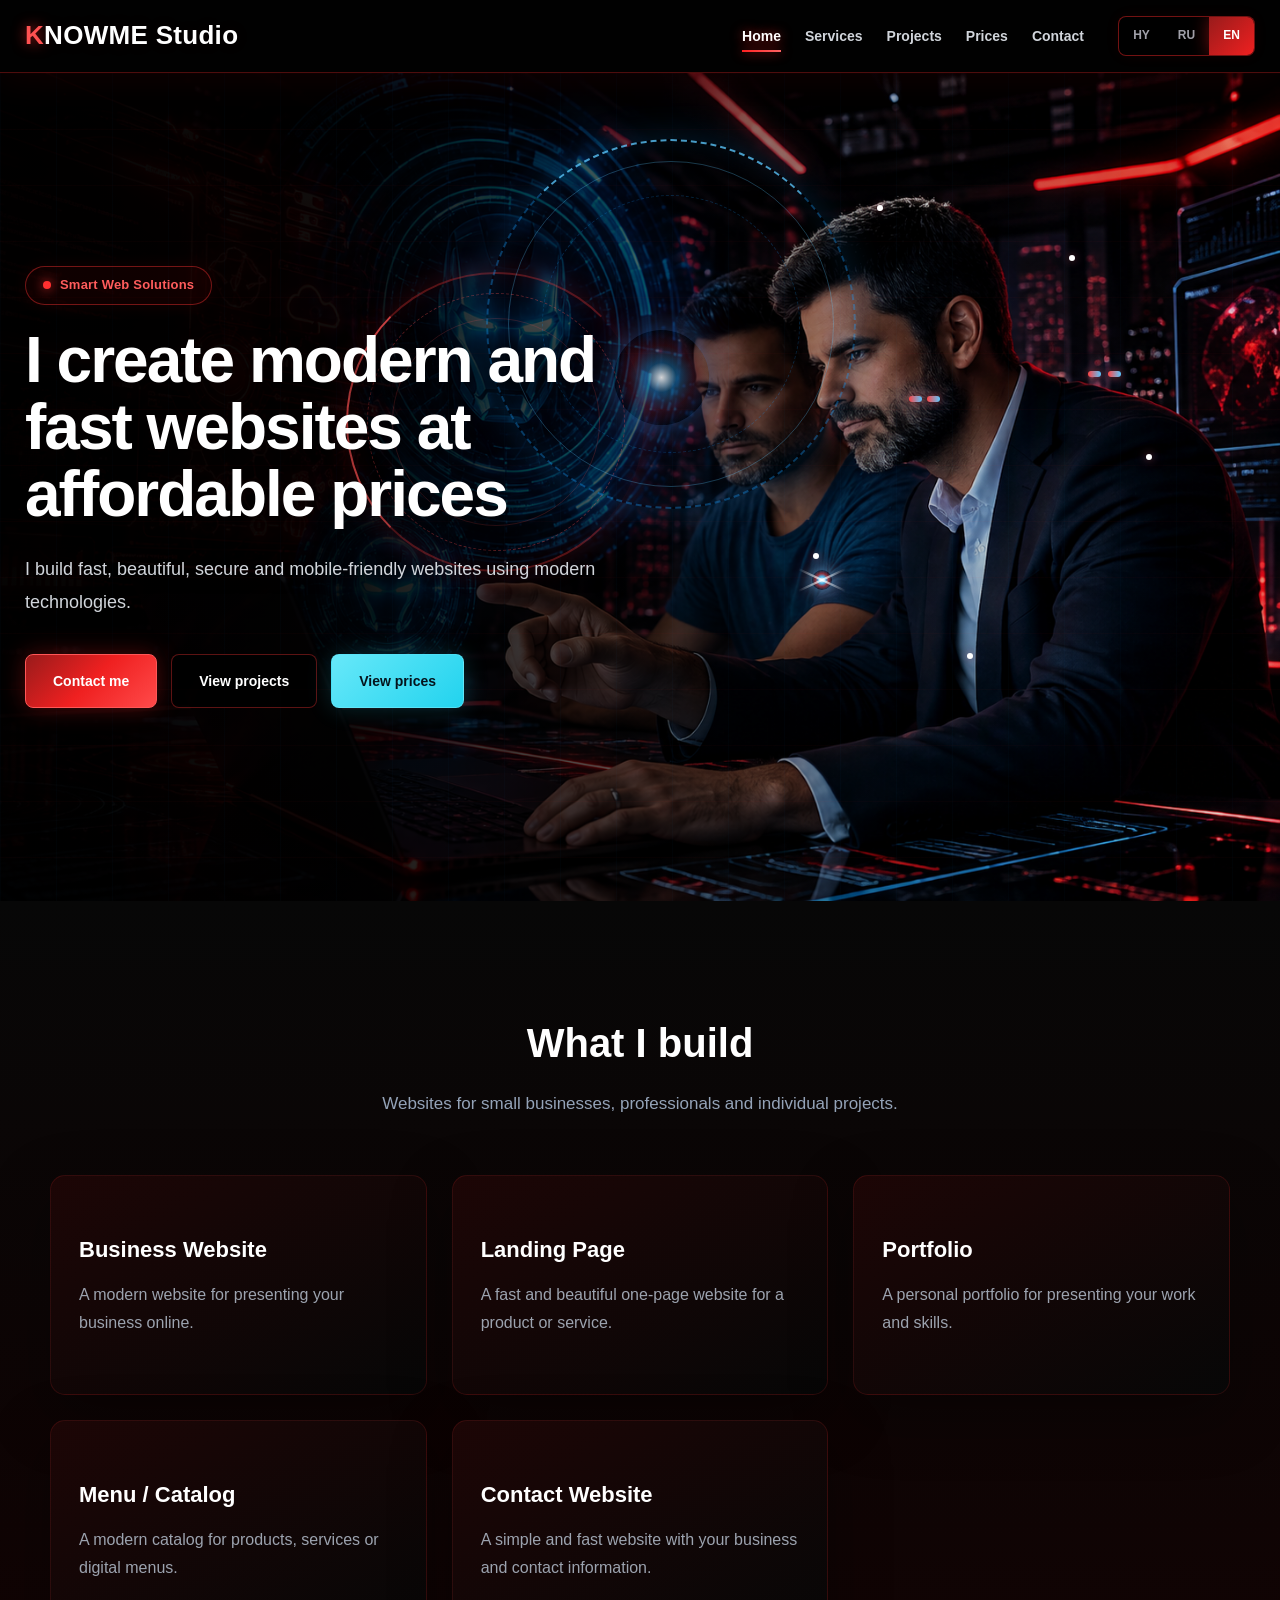
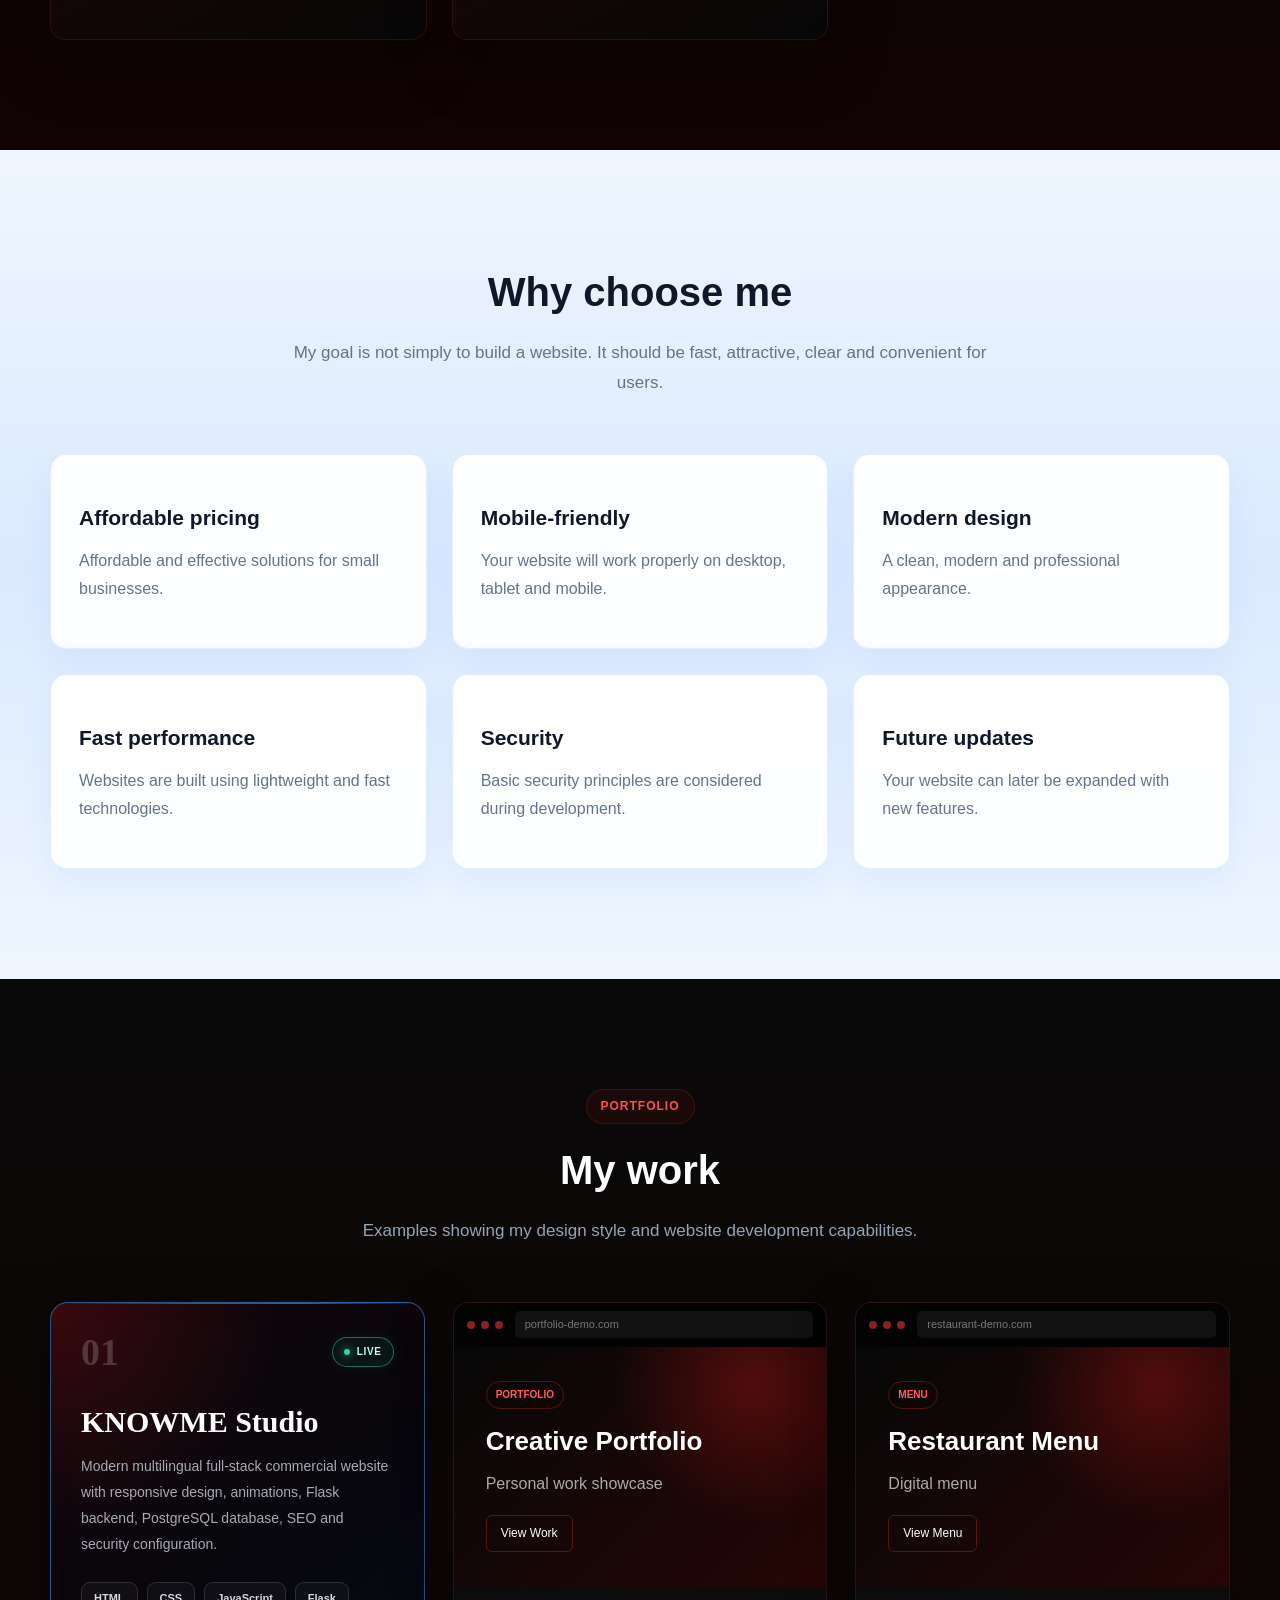
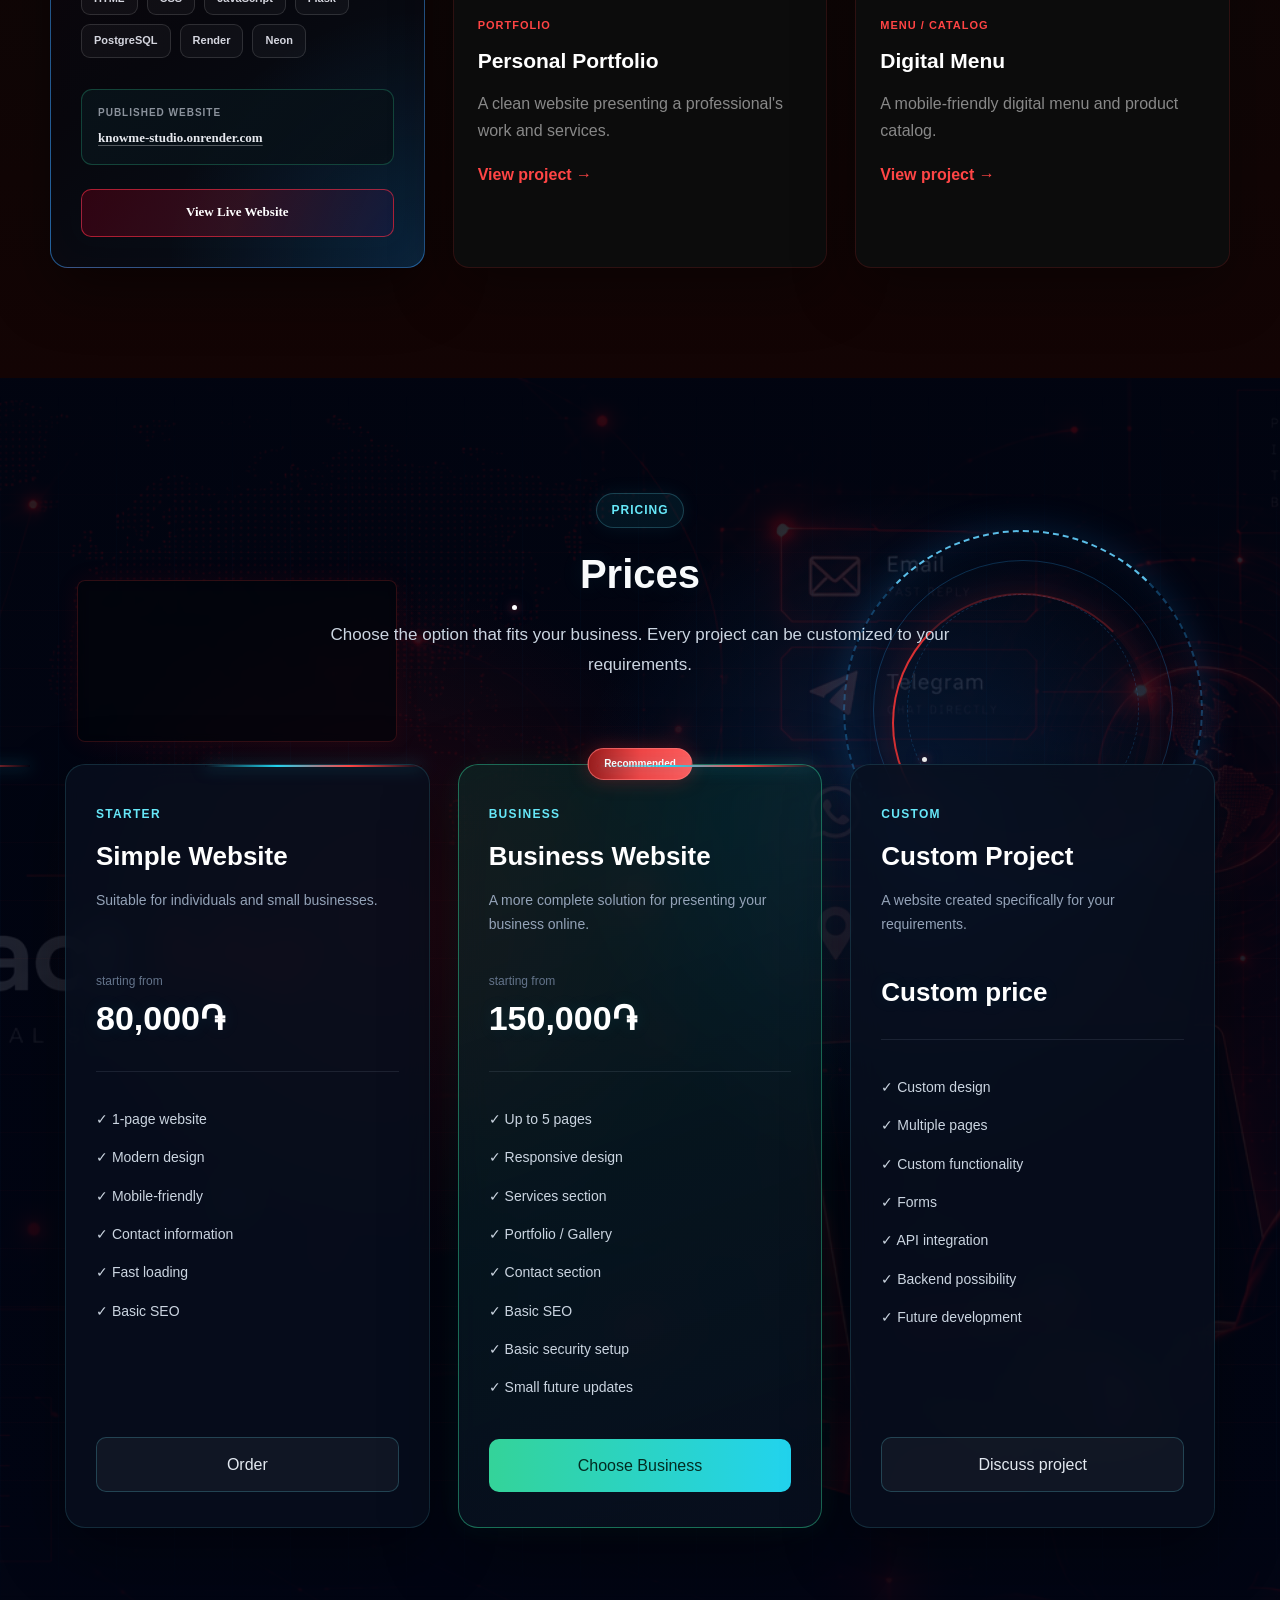
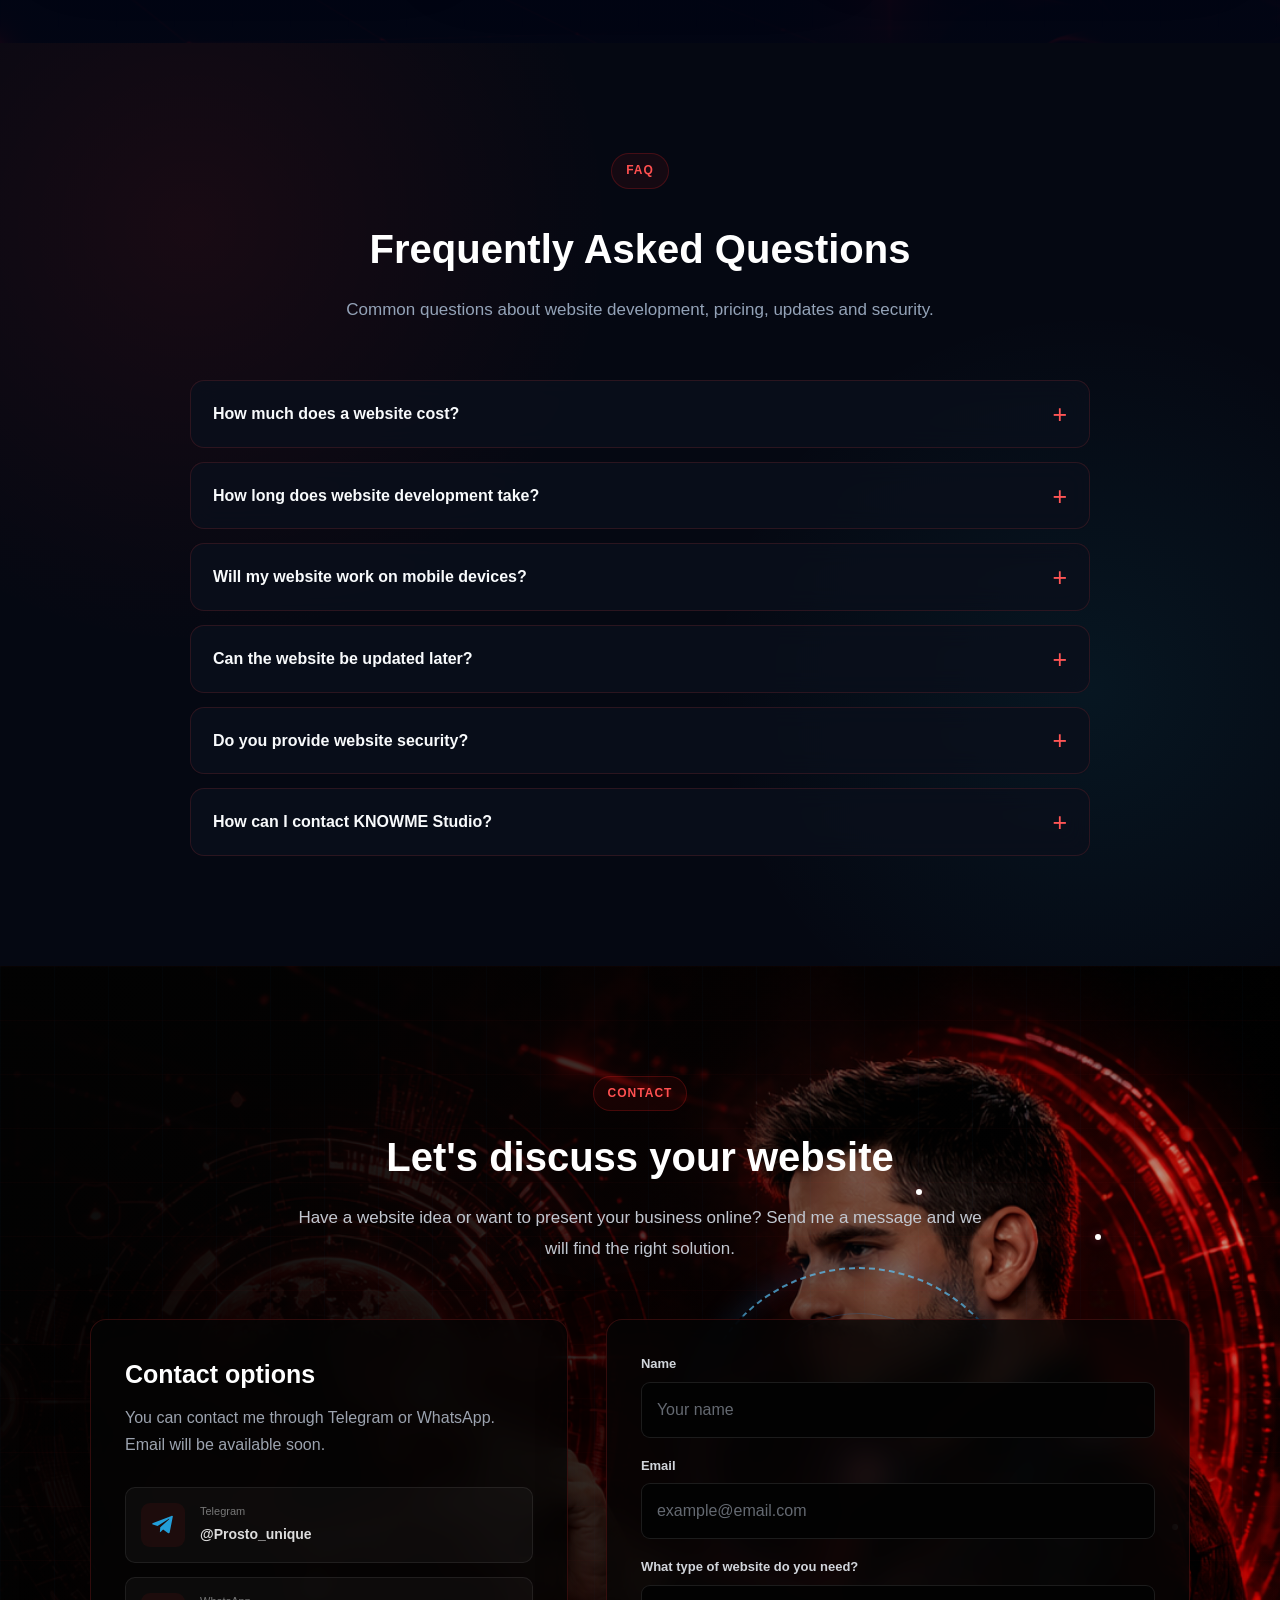
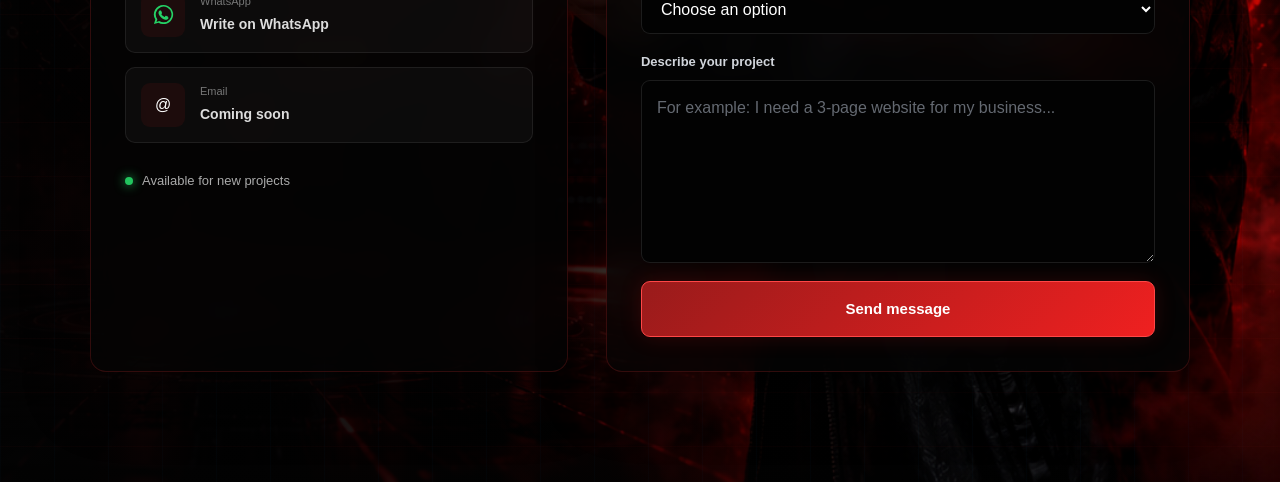
<file: index.html>
<!DOCTYPE html>
<html lang="en">

<head>

    <meta charset="UTF-8">

    <meta
        name="viewport"
        content="width=device-width, initial-scale=1.0"
    >

    <title>
        KNOWME Studio | Website Development in Armenia
    </title>

    <meta
        name="description"
        content="KNOWME Studio creates modern, fast, secure and mobile-friendly websites for businesses, professionals and personal brands in Armenia."
    >

    <meta
        name="robots"
        content="index, follow"
    >

    <link
        rel="canonical"
        href="https://knowme-studio.netlify.app/"
    >

    <link
        rel="icon"
        type="image/png"
        href="images/favicon.png"
    >


    <!-- Open Graph -->

    <meta
        property="og:title"
        content="KNOWME Studio | Website Development in Armenia"
    >

    <meta
        property="og:description"
        content="Modern, fast and secure websites for businesses and professionals."
    >

    <meta
        property="og:image"
        content="https://knowme-studio.netlify.app/images/knowme-preview.png"
    >

    <meta
        property="og:url"
        content="https://knowme-studio.netlify.app/"
    >

    <meta
        property="og:type"
        content="website"
    >


    <!-- Twitter / social preview -->

    <meta
        name="twitter:card"
        content="summary_large_image"
    >

    <meta
        name="twitter:title"
        content="KNOWME Studio | Website Development"
    >

    <meta
        name="twitter:description"
        content="Modern, fast and secure websites for businesses and professionals."
    >

    <meta
        name="twitter:image"
        content="https://knowme-studio.netlify.app/images/knowme-preview.png"
    >


    <link
        rel="stylesheet"
        href="style.css"
    >

</head>

<body>
<!-- =========================================================
     STRUCTURED DATA — CSP SAFE MICRODATA
========================================================= -->

<div
    itemscope
    itemtype="https://schema.org/WebSite"
>
    <link
        itemprop="url"
        href="https://knowme-studio.netlify.app/"
    >

    <meta
        itemprop="name"
        content="KNOWME Studio"
    >

    <meta
        itemprop="alternateName"
        content="KNOWME"
    >
</div>


<div
    itemscope
    itemtype="https://schema.org/Organization"
>
    <meta
        itemprop="name"
        content="KNOWME Studio"
    >

    <link
        itemprop="url"
        href="https://knowme-studio.netlify.app/"
    >

    <link
        itemprop="logo"
        href="https://knowme-studio.netlify.app/images/favicon.png"
    >

    <link
        itemprop="sameAs"
        href="https://t.me/Prosto_unique"
    >
</div>


<!-- =========================================================
     HEADER
========================================================= -->

<header>

    <nav>

        <!-- LOGO -->

        <h2>
            KNOWME Studio
        </h2>


        <!-- NAVIGATION -->

        <ul>

            <li>
                <a href="#home">
                    Գլխավոր
                </a>
            </li>

            <li>
                <a href="#services">
                    Ծառայություններ
                </a>
            </li>

            <li>
                <a href="#projects">
                    Աշխատանքներ
                </a>
            </li>

            <li>
                <a href="#prices">
                    Գներ
                </a>
            </li>

            <li>
                <a href="#contact">
                    Կապ
                </a>
            </li>

        </ul>


        <!-- LANGUAGE SWITCHER -->

        <div class="language-switcher">

            <button
                type="button"
                class="language-btn active"
                data-lang="hy"
            >
                HY
            </button>

            <button
                type="button"
                class="language-btn"
                data-lang="ru"
            >
                RU
            </button>

            <button
                type="button"
                class="language-btn"
                data-lang="en"
            >
                EN
            </button>

        </div>

    </nav>

</header>


<!-- =========================================================
     MAIN
========================================================= -->

<main>


    <!-- =====================================================
         HERO
    ====================================================== -->

    <section id="home">


        <!-- LIVE JARVIS EFFECTS -->

        <div
            class="hero-live-layer"
            aria-hidden="true"
        >

            <!-- ROTATING RINGS -->

            <div class="hero-ring-red"></div>

            <div class="hero-ring-blue"></div>

            <div class="hero-core"></div>


            <!-- EYE EFFECTS -->

            <span
                class="hero-eye eye-front-left"
            ></span>

            <span
                class="hero-eye eye-front-right"
            ></span>

            <span
                class="hero-eye eye-back-left"
            ></span>

            <span
                class="hero-eye eye-back-right"
            ></span>


            <!-- FINGER ENERGY -->

            <span
                class="hero-finger-spark"
            ></span>


            <!-- PARTICLES -->

            <span
                class="hero-particle particle-1"
            ></span>

            <span
                class="hero-particle particle-2"
            ></span>

            <span
                class="hero-particle particle-3"
            ></span>

            <span
                class="hero-particle particle-4"
            ></span>

            <span
                class="hero-particle particle-5"
            ></span>

        </div>


        <!-- HERO CONTENT -->

        <div class="hero-content">

            <div class="hero-text">

                <span class="hero-badge">
                    Խելացի վեբ լուծումներ
                </span>


                <h1>
                    Ստեղծում եմ ժամանակակից և արագ
                    կայքեր՝ մատչելի գներով
                </h1>


                <p>
                    Ստեղծում եմ արագ, գեղեցիկ,
                    անվտանգ և mobile-friendly կայքեր՝
                    ժամանակակից տեխնոլոգիաներով։
                </p>


                <div class="hero-buttons">

                    <a
                        href="#contact"
                        class="primary-button"
                    >
                        Կապվել ինձ հետ
                    </a>


                    <a
                        href="#projects"
                        class="secondary-button"
                    >
                        Տեսնել աշխատանքները
                    </a>


                    <!-- BONUS BUTTON -->

                    <a
                        href="#prices"
                        class="bonus-button"
                    >
                        Տեսնել գները
                    </a>

                </div>

            </div>

        </div>

    </section>


    <!-- =====================================================
         SERVICES
    ====================================================== -->

    <section id="services">

        <h2>
            Ի՞նչ եմ պատրաստում
        </h2>


        <p class="section-description">
            Կայքեր փոքր բիզնեսների,
            մասնագետների և անհատական
            նախագծերի համար։
        </p>


        <div class="services-container">


            <!-- BUSINESS -->

            <article class="service-card">

                <h3>
                    Business Website
                </h3>

                <p>
                    Ժամանակակից կայք՝ ձեր
                    բիզնեսը ինտերնետում
                    ներկայացնելու համար։
                </p>

            </article>


            <!-- LANDING -->

            <article class="service-card">

                <h3>
                    Landing Page
                </h3>

                <p>
                    Մեկ էջանոց արագ և գեղեցիկ
                    կայք ծառայության կամ
                    ապրանքի համար։
                </p>

            </article>


            <!-- PORTFOLIO -->

            <article class="service-card">

                <h3>
                    Portfolio
                </h3>

                <p>
                    Անհատական portfolio՝ ձեր
                    աշխատանքները ներկայացնելու
                    համար։
                </p>

            </article>


            <!-- CATALOG -->

            <article class="service-card">

                <h3>
                    Menu / Catalog
                </h3>

                <p>
                    Ապրանքների,
                    ծառայությունների կամ
                    մենյուի ժամանակակից կատալոգ։
                </p>

            </article>


            <!-- CONTACT WEBSITE -->

            <article class="service-card">

                <h3>
                    Contact Website
                </h3>

                <p>
                    Պարզ և արագ կայք՝ ձեր
                    բիզնեսի և կապի հիմնական
                    տվյալներով։
                </p>

            </article>

        </div>

    </section>


    <!-- =====================================================
         WHY ME
    ====================================================== -->

    <section id="why-me">

        <h2>
            Ինչու՞ ընտրել ինձ
        </h2>


        <p class="section-description">
            Նպատակս պարզապես կայք ստեղծելը չէ։
            Կայքը պետք է լինի արագ,
            գեղեցիկ, հասկանալի և հարմար
            օգտագործողի համար։
        </p>


        <div class="advantages-container">


            <article class="advantage-card">

                <h3>
                    Մատչելի գներ
                </h3>

                <p>
                    Փոքր բիզնեսների համար
                    առաջարկում եմ մատչելի և
                    արդյունավետ լուծումներ։
                </p>

            </article>


            <article class="advantage-card">

                <h3>
                    Mobile-friendly
                </h3>

                <p>
                    Կայքը ճիշտ կաշխատի
                    համակարգչով, պլանշետով
                    և հեռախոսով։
                </p>

            </article>


            <article class="advantage-card">

                <h3>
                    Ժամանակակից դիզայն
                </h3>

                <p>
                    Մաքուր, ժամանակակից և
                    պրոֆեսիոնալ տեսք։
                </p>

            </article>


            <article class="advantage-card">

                <h3>
                    Արագ աշխատանք
                </h3>

                <p>
                    Կայքը կառուցվում է
                    թեթև և արագ աշխատող
                    տեխնոլոգիաներով։
                </p>

            </article>


            <article class="advantage-card">

                <h3>
                    Անվտանգություն
                </h3>

                <p>
                    Կայքի կառուցման ժամանակ
                    հաշվի են առնվում
                    անվտանգության հիմնական կանոնները։
                </p>

            </article>


            <article class="advantage-card">

                <h3>
                    Հետագա թարմացումներ
                </h3>

                <p>
                    Կայքը հետագայում հնարավոր է
                    զարգացնել և ավելացնել
                    նոր հնարավորություններ։
                </p>

            </article>

        </div>

    </section>


    <!-- =====================================================
         PROJECTS
    ====================================================== -->

    <section id="projects">


        <!-- PROJECT HEADER -->

        <div class="projects-header">

            <span class="section-badge">
                Portfolio
            </span>


            <h2>
                Իմ աշխատանքները
            </h2>


            <p class="section-description">
                Կայքերի օրինակներ, որոնք ցույց են տալիս
                իմ աշխատանքի ոճն ու հնարավորությունները։
            </p>

        </div>


        <!-- PROJECT CARDS -->

        <div class="projects-container">


            <!-- =================================================
                 PROJECT 1
            ================================================== -->

           <!-- =================================================
     PROJECT 1 — KNOWME STUDIO LIVE
================================================== -->

<article class="project-card project-card-live">

    <div class="live-project-top">

        <span class="live-project-number">
            01
        </span>

        <span class="live-project-status">
            <span class="live-project-dot"></span>
            LIVE
        </span>

    </div>


    <div class="live-project-body">

        <h3>
            KNOWME Studio
        </h3>

        <p class="live-project-description">
            Modern multilingual full-stack commercial website
            with responsive design, animations, Flask backend,
            PostgreSQL database, SEO and security configuration.
        </p>


        <div
            class="live-project-tech"
            aria-label="Technologies used"
        >
            <span>HTML</span>
            <span>CSS</span>
            <span>JavaScript</span>
            <span>Flask</span>
            <span>PostgreSQL</span>
            <span>Render</span>
            <span>Neon</span>
        </div>


        <a
            href="https://knowme-studio.onrender.com/"
            class="live-project-site"
            target="_blank"
            rel="noopener noreferrer"
            aria-label="Open KNOWME Studio live website"
        >

            <span>
                PUBLISHED WEBSITE
            </span>

            <strong>
                knowme-studio.onrender.com
            </strong>

        </a>


        <a
            href="https://knowme-studio.onrender.com/"
            class="project-live-button"
            target="_blank"
            rel="noopener noreferrer"
        >
            View Live Website
        </a>

    </div>

</article>


            <!-- =================================================
                 PROJECT 2
            ================================================== -->

            <article class="project-card">

                <div class="browser-window">

                    <div class="browser-top">

                        <div class="browser-dots">

                            <span></span>
                            <span></span>
                            <span></span>

                        </div>


                        <div class="browser-address">
                            portfolio-demo.com
                        </div>

                    </div>


                    <div
                        class="project-preview preview-portfolio"
                    >

                        <span class="preview-label">
                            PORTFOLIO
                        </span>

                        <h3>
                            Creative Portfolio
                        </h3>

                        <p>
                            Personal work showcase
                        </p>

                        <div class="fake-button">
                            View Work
                        </div>

                    </div>

                </div>


                <div class="project-info">

                    <span class="project-type">
                        Portfolio
                    </span>

                    <h3>
                        Անհատական Portfolio
                    </h3>

                    <p>
                        Մասնագետի աշխատանքները և
                        ծառայությունները ներկայացնող կայք։
                    </p>

                    <a
                        href="#"
                        class="project-link"
                    >
                        Դիտել նախագիծը →
                    </a>

                </div>

            </article>


            <!-- =================================================
                 PROJECT 3
            ================================================== -->

            <article class="project-card">

                <div class="browser-window">

                    <div class="browser-top">

                        <div class="browser-dots">

                            <span></span>
                            <span></span>
                            <span></span>

                        </div>


                        <div class="browser-address">
                            restaurant-demo.com
                        </div>

                    </div>


                    <div
                        class="project-preview preview-menu"
                    >

                        <span class="preview-label">
                            MENU
                        </span>

                        <h3>
                            Restaurant Menu
                        </h3>

                        <p>
                            Digital menu
                        </p>

                        <div class="fake-button">
                            View Menu
                        </div>

                    </div>

                </div>


                <div class="project-info">

                    <span class="project-type">
                        Menu / Catalog
                    </span>

                    <h3>
                        Digital Menu
                    </h3>

                    <p>
                        Հեռախոսների համար
                        հարմարեցված թվային մենյու
                        և կատալոգ։
                    </p>

                    <a
                        href="#"
                        class="project-link"
                    >
                        Դիտել նախագիծը →
                    </a>

                </div>

            </article>

        </div>

    </section>


    <!-- =====================================================
         PRICES
    ====================================================== -->

    <section id="prices">


        <!-- LIVE PRICES BACKGROUND -->

        <div
            class="prices-live-layer"
            aria-hidden="true"
        >


            <!-- HUD RINGS -->

            <div
                class="prices-hud-ring ring-one"
            ></div>

            <div
                class="prices-hud-ring ring-two"
            ></div>


            <!-- LIVE TERMINAL -->

            <div class="prices-code-screen">

                <span>
                    const project = "website";
                </span>

                <span>
                    design.initialize();
                </span>

                <span>
                    security.check();
                </span>

                <span>
                    performance.optimize();
                </span>

                <span>
                    deploy.production();
                </span>

            </div>


            <!-- PARTICLES -->

            <span
                class="prices-dot pd-1"
            ></span>

            <span
                class="prices-dot pd-2"
            ></span>

            <span
                class="prices-dot pd-3"
            ></span>

            <span
                class="prices-dot pd-4"
            ></span>

        </div>


        <!-- PRICE HEADER -->

        <div class="prices-header">

            <span class="section-badge">
                Pricing
            </span>


            <h2>
                Գներ
            </h2>


            <p class="section-description">
                Ընտրեք ձեր բիզնեսին
                համապատասխան տարբերակը։
                Յուրաքանչյուր նախագիծ կարող է
                հարմարեցվել ձեր պահանջներին։
            </p>

        </div>


        <!-- PRICE CARDS -->

        <div class="prices-container">


            <!-- =================================================
                 STARTER
            ================================================== -->

            <article class="price-card">

                <div class="price-card-top">

                    <span class="price-plan">
                        Starter
                    </span>


                    <h3>
                        Պարզ կայք
                    </h3>


                    <p>
                        Հարմար է անհատների և
                        փոքր բիզնեսների համար։
                    </p>

                </div>


                <div class="price">

                    <span class="price-from">
                        սկսած
                    </span>

                    <strong>
                        80,000֏
                    </strong>

                </div>


                <ul class="price-features">

                    <li>
                        ✓ 1 էջանոց կայք
                    </li>

                    <li>
                        ✓ Ժամանակակից դիզայն
                    </li>

                    <li>
                        ✓ Mobile-friendly
                    </li>

                    <li>
                        ✓ Contact information
                    </li>

                    <li>
                        ✓ Արագ loading
                    </li>

                    <li>
                        ✓ Basic SEO
                    </li>

                </ul>


                <a
                    href="#contact"
                    class="price-button"
                >
                    Պատվիրել
                </a>

            </article>


            <!-- =================================================
                 BUSINESS
            ================================================== -->

            <article
                class="price-card featured-price"
            >

                <div class="recommended-badge">
                    Առաջարկվող
                </div>


                <div class="price-card-top">

                    <span class="price-plan">
                        Business
                    </span>


                    <h3>
                        Բիզնես կայք
                    </h3>


                    <p>
                        Ավելի ամբողջական լուծում՝
                        ձեր բիզնեսը ինտերնետում
                        ներկայացնելու համար։
                    </p>

                </div>


                <div class="price">

                    <span class="price-from">
                        սկսած
                    </span>

                    <strong>
                        150,000֏
                    </strong>

                </div>


                <ul class="price-features">

                    <li>
                        ✓ Մինչև 5 էջ
                    </li>

                    <li>
                        ✓ Responsive design
                    </li>

                    <li>
                        ✓ Ծառայությունների բաժին
                    </li>

                    <li>
                        ✓ Portfolio / Gallery
                    </li>

                    <li>
                        ✓ Contact section
                    </li>

                    <li>
                        ✓ SEO հիմունքներ
                    </li>

                    <li>
                        ✓ Basic security setup
                    </li>

                    <li>
                        ✓ Հետագա փոքր թարմացումներ
                    </li>

                </ul>


                <a
                    href="#contact"
                    class="price-button featured-button"
                >
                    Ընտրել Business
                </a>

            </article>


            <!-- =================================================
                 CUSTOM
            ================================================== -->

            <article class="price-card">

                <div class="price-card-top">

                    <span class="price-plan">
                        Custom
                    </span>


                    <h3>
                        Անհատական նախագիծ
                    </h3>


                    <p>
                        Կայք՝ ձեր հատուկ պահանջներին
                        համապատասխան։
                    </p>

                </div>


                <div class="price custom-price">

                    <strong>
                        Պայմանագրային
                    </strong>

                </div>


                <ul class="price-features">

                    <li>
                        ✓ Անհատական դիզայն
                    </li>

                    <li>
                        ✓ Բազմաթիվ էջեր
                    </li>

                    <li>
                        ✓ Custom functionality
                    </li>

                    <li>
                        ✓ Forms
                    </li>

                    <li>
                        ✓ API integration
                    </li>

                    <li>
                        ✓ Backend-ի հնարավորություն
                    </li>

                    <li>
                        ✓ Հետագա զարգացում
                    </li>

                </ul>


                <a
                    href="#contact"
                    class="price-button"
                >
                    Քննարկել նախագիծը
                </a>

            </article>

        </div>

    </section>



    <!-- =====================================================
         FAQ
    ====================================================== -->

    <section id="faq">

        <div class="faq-header">

            <span class="section-badge">
                FAQ
            </span>

            <h2>
                Frequently Asked Questions
            </h2>

            <p class="section-description">
                Common questions about website development,
                pricing, updates and security.
            </p>

        </div>


        <div class="faq-list">

            <details class="faq-item">

                <summary>
                    How much does a website cost?
                </summary>

                <p>
                    Starter websites begin at 35,000 AMD.
                    Business websites begin at 70,000 AMD.
                    Custom projects are priced after discussing
                    the requirements.
                </p>

            </details>


            <details class="faq-item">

                <summary>
                    How long does website development take?
                </summary>

                <p>
                    Development time depends on the size and
                    complexity of the project. After discussing
                    the requirements, I can provide an estimated timeline.
                </p>

            </details>


            <details class="faq-item">

                <summary>
                    Will my website work on mobile devices?
                </summary>

                <p>
                    Yes. Websites are designed to work properly
                    on desktop computers, tablets and mobile phones.
                </p>

            </details>


            <details class="faq-item">

                <summary>
                    Can the website be updated later?
                </summary>

                <p>
                    Yes. The website can be expanded later with
                    new pages, sections and functionality.
                </p>

            </details>


            <details class="faq-item">

                <summary>
                    Do you provide website security?
                </summary>

                <p>
                    Yes. Basic security configuration and secure
                    development practices are applied.
                </p>

            </details>


            <details class="faq-item">

                <summary>
                    How can I contact KNOWME Studio?
                </summary>

                <p>
                    You can contact KNOWME Studio through Telegram
                    or WhatsApp using the contact section below.
                </p>

            </details>

        </div>

    </section>


    <!-- =====================================================
         CONTACT
    ====================================================== -->




    <!-- =====================================================
         CONTACT
    ====================================================== -->

    <section id="contact">


        <!-- LIVE CONTACT EFFECTS -->

        <div
            class="contact-live-layer"
            aria-hidden="true"
        >


            <!-- RINGS -->

            <div
                class="contact-ring contact-ring-red"
            ></div>

            <div
                class="contact-ring contact-ring-blue"
            ></div>


            <div class="contact-core"></div>


            <!-- EYES -->

            <span
                class="contact-eye contact-eye-left"
            ></span>

            <span
                class="contact-eye contact-eye-right"
            ></span>


            <!-- FINGER -->

            <span
                class="contact-finger-spark"
            ></span>


            <!-- PARTICLES -->

            <span
                class="contact-particle cp-1"
            ></span>

            <span
                class="contact-particle cp-2"
            ></span>

            <span
                class="contact-particle cp-3"
            ></span>

            <span
                class="contact-particle cp-4"
            ></span>

        </div>


        <!-- CONTACT HEADER -->

        <div class="contact-header">

            <span class="section-badge">
                Contact
            </span>


            <h2>
                Եկեք քննարկենք ձեր կայքը
            </h2>


            <p class="section-description">
                Ունե՞ք կայքի գաղափար կամ
                ցանկանում եք ներկայացնել ձեր
                բիզնեսը ինտերնետում։
                Գրեք ինձ, և միասին կընտրենք
                ամենահարմար լուծումը։
            </p>

        </div>


        <!-- CONTACT CONTENT -->

        <div class="contact-container">


            <!-- =================================================
                 LEFT SIDE
            ================================================== -->

            <div class="contact-info">

                <h3>
                    Կապի տարբերակներ
                </h3>


                <p class="contact-intro">
                    Կարող եք գրել Telegram-ով։
                    WhatsApp-ը և Email-ը
                    կավելացվեն շուտով։
                </p>


                <!-- TELEGRAM -->

                <a
                    href="https://t.me/Prosto_unique"
                    class="contact-method"
                    target="_blank"
                    rel="noopener noreferrer"
                >

                    <div
                        class="contact-icon telegram-icon"
                    >

                        <svg
                            viewBox="0 0 24 24"
                            aria-hidden="true"
                        >

                            <path
                                d="M21.8 3.5L18.5 20c-.2 1.2-.9 1.5-1.9.9l-5-3.7-2.4 2.3c-.3.3-.5.5-1 .5l.4-5.1 9.3-8.4c.4-.4-.1-.6-.6-.2L5.8 13.5.9 12c-1.1-.3-1.1-1.1.2-1.6L20.3 3c.9-.3 1.7.2 1.5.5z"
                            ></path>

                        </svg>

                    </div>


                    <div>

                        <span>
                            Telegram
                        </span>

                        <strong>
                            @Prosto_unique
                        </strong>

                    </div>

                </a>


                <!-- WHATSAPP -->

                <a
    href="https://wa.me/37498400729"
    class="contact-method"
    target="_blank"
    rel="noopener noreferrer"
>

    <div class="contact-icon whatsapp-icon">

        <svg
            viewBox="0 0 24 24"
            aria-hidden="true"
        >
            <path
                d="M12 2a10 10 0 0 0-8.5 15.3L2 22l4.8-1.5A10 10 0 1 0 12 2zm0 18.2a8.1 8.1 0 0 1-4.1-1.1l-.3-.2-2.9.9.9-2.8-.2-.3A8.2 8.2 0 1 1 12 20.2zm4.5-6.1c-.2-.1-1.5-.7-1.7-.8-.2-.1-.4-.1-.6.1-.2.2-.6.8-.8 1-.1.2-.3.2-.5.1-1.3-.7-2.2-1.2-3.1-2.7-.2-.3.2-.3.6-1.1.1-.2 0-.4 0-.5 0-.1-.6-1.5-.9-2-.2-.5-.5-.4-.6-.4h-.5c-.2 0-.5.1-.7.3-.2.2-.9.9-.9 2.2s.9 2.5 1 2.7c.1.2 1.8 2.8 4.4 3.9.6.3 1.1.4 1.5.5.6.2 1.2.2 1.6.1.5-.1 1.5-.6 1.7-1.2.2-.6.2-1.1.1-1.2-.1-.2-.3-.2-.6-.3z"
            ></path>
        </svg>

    </div>

    <div>

        <span>
            WhatsApp
        </span>

        <strong>
            Գրել WhatsApp-ով
        </strong>

    </div>

</a>

                <!-- EMAIL -->

                <div class="contact-method">

                    <div class="contact-icon">
                        @
                    </div>


                    <div>

                        <span>
                            Email
                        </span>

                        <strong>
                            Կավելացվի շուտով
                        </strong>

                    </div>

                </div>


                <!-- STATUS -->

                <div class="contact-status">

                    <span></span>

                    Բաց եմ նոր նախագծերի համար

                </div>

            </div>


            <!-- =================================================
                 RIGHT SIDE / FORM
            ================================================== -->

            <div class="contact-form-wrapper">

                <form
    name="contact"
    method="POST"
    data-netlify="true"
    data-netlify-honeypot="bot-field"
    class="contact-form"
>


                    <!-- NETLIFY FORM NAME -->

                    <input
                        type="hidden"
                        name="form-name"
                        value="contact"
                    >


                    <!-- BOT FIELD -->

                    <p class="hidden-field">

                        <label>

                            Եթե մարդ եք,
                            այս դաշտը մի լրացրեք

                            <input
                                name="bot-field"
                                type="text"
                                autocomplete="off"
                            >

                        </label>

                    </p>


                    <!-- NAME -->

                    <div class="form-group">

                        <label for="name">
                            Անուն
                        </label>

                        <input
                            id="name"
                            type="text"
                            name="name"
                            placeholder="Ձեր անունը"
                            autocomplete="name"
                            required
                        >

                    </div>


                    <!-- EMAIL -->

                    <div class="form-group">

                        <label for="email">
                            Email
                        </label>

                        <input
                            id="email"
                            type="email"
                            name="email"
                            placeholder="example@email.com"
                            autocomplete="email"
                            required
                        >

                    </div>


                    <!-- SERVICE -->

                    <div class="form-group">

                        <label for="service">
                            Ինչպիսի՞ կայք է ձեզ պետք
                        </label>


                        <select
                            id="service"
                            name="service"
                            required
                        >

                            <option
                                value=""
                                selected
                                disabled
                            >
                                Ընտրեք տարբերակը
                            </option>


                            <option value="landing">
                                Landing Page
                            </option>


                            <option value="business">
                                Business Website
                            </option>


                            <option value="portfolio">
                                Portfolio
                            </option>


                            <option value="catalog">
                                Menu / Catalog
                            </option>


                            <option value="custom">
                                Custom Project
                            </option>

                        </select>

                    </div>


                    <!-- MESSAGE -->

                    <div class="form-group">

                        <label for="message">
                            Նկարագրեք նախագիծը
                        </label>


                        <textarea
                            id="message"
                            name="message"
                            rows="6"
                            placeholder="Օրինակ՝ ինձ պետք է 3 էջանոց կայք իմ բիզնեսի համար..."
                            required
                        ></textarea>

                    </div>


                    <!-- SUBMIT -->

                    <button
                        type="submit"
                        class="contact-submit"
                    >
                        Ուղարկել հաղորդագրությունը
                    </button>

                </form>

            </div>

        </div>

    </section>


</main>


<!-- =========================================================
     JAVASCRIPT
========================================================= -->

<script src="script.js"></script>


</body>
</html>
</file>
<file: style.css>
/* =========================================================
   01. ROOT
========================================================= */

:root {
    --black: #020202;
    --black-soft: #070707;

    --dark-red: #160303;

    --red: #ef2020;
    --red-light: #ff5252;
    --red-dark: #991b1b;

    --blue: #179cff;
    --blue-light: #5cc8ff;

    --cyan: #22d3ee;
    --green: #34d399;

    --white: #ffffff;

    --text-light: #d1d5db;
    --text-muted: #94a3b8;

    --shadow-dark:
        0 20px 60px rgba(0, 0, 0, 0.35);

    --shadow-red:
        0 0 30px rgba(255, 30, 30, 0.18);

    --shadow-blue:
        0 0 30px rgba(23, 156, 255, 0.18);
}


/* =========================================================
   02. RESET
========================================================= */

* {
    margin: 0;
    padding: 0;

    box-sizing: border-box;
}


html {
    scroll-behavior: smooth;
}


body {
    min-height: 100vh;

    overflow-x: hidden;

    font-family:
        Arial,
        Helvetica,
        sans-serif;

    color: var(--white);

    background: var(--black);

    line-height: 1.6;
}


img {
    max-width: 100%;

    display: block;
}


button,
input,
select,
textarea {
    font: inherit;
}


button,
a {
    -webkit-tap-highlight-color:
        transparent;
}


::selection {
    color: white;

    background: var(--red);
}


/* Եթե հին HTML-ից մնացել են,
   այլևս չեն երևա */

.tech-background,
.hero-visual-v2,
.person-v2,
.brain-v2 {
    display: none !important;
}


/* =========================================================
   03. HEADER
========================================================= */

header {
    position: sticky;

    top: 0;

    z-index: 5000;

    background:
        rgba(2, 2, 2, 0.94);

    backdrop-filter:
        blur(18px);

    -webkit-backdrop-filter:
        blur(18px);

    border-bottom:
        1px solid
        rgba(255, 40, 40, 0.30);

    box-shadow:
        0 8px 35px
        rgba(255, 0, 0, 0.06);
}


nav {
    width: 100%;

    max-width: 1280px;

    min-height: 72px;

    margin: 0 auto;

    padding:
        0 25px;

    display: flex;

    align-items: center;

    gap: 24px;
}


/* =========================================================
   04. LOGO
========================================================= */

nav h2 {
    margin-right: auto;

    color: white;

    font-size: 26px;

    font-weight: 900;

    letter-spacing: 0.3px;

    text-shadow:
        0 0 20px
        rgba(255, 40, 40, 0.08);
}


nav h2::first-letter {
    color: var(--red-light);

    text-shadow:
        0 0 14px
        rgba(255, 40, 40, 0.70);
}


/* =========================================================
   05. NAVIGATION
========================================================= */

nav ul {
    display: flex;

    align-items: center;

    gap: 24px;

    list-style: none;
}


nav a {
    position: relative;

    color: #d1d5db;

    text-decoration: none;

    font-size: 14px;

    font-weight: 700;

    transition:
        color 0.3s ease,
        text-shadow 0.3s ease;
}


nav ul a::after {
    content: "";

    position: absolute;

    left: 0;
    bottom: -8px;

    width: 0;
    height: 2px;

    background:
        linear-gradient(
            90deg,
            #ff2020,
            #ff6464
        );

    box-shadow:
        0 0 12px #ff2020;

    transition:
        width 0.3s ease;
}


nav ul a:hover {
    color: white;

    text-shadow:
        0 0 12px
        rgba(255, 40, 40, 0.55);
}


nav ul a:hover::after {
    width: 100%;
}


/* =========================================================
   06. LANGUAGE SWITCHER
========================================================= */

.language-switcher {
    display: flex;

    align-items: center;

    margin-left: 10px;

    overflow: hidden;

    background:
        rgba(0, 0, 0, 0.65);

    border:
        1px solid
        rgba(255, 40, 40, 0.45);

    border-radius: 8px;

    box-shadow:
        0 0 15px
        rgba(255, 0, 0, 0.06);
}


.language-btn {
    min-width: 45px;

    padding:
        9px 12px;

    border: none;

    cursor: pointer;

    color: #a1a1aa;

    background: transparent;

    font-size: 12px;

    font-weight: 900;

    transition:
        color 0.3s ease,
        background 0.3s ease,
        box-shadow 0.3s ease;
}


.language-btn:hover {
    color: white;

    background:
        rgba(255, 30, 30, 0.10);
}


.language-btn.active {
    color: white;

    background:
        linear-gradient(
            135deg,
            #991b1b,
            #ef2020
        );

    box-shadow:
        0 0 18px
        rgba(239, 32, 32, 0.45);
}


/* =========================================================
   07. HERO
========================================================= */

#home {
    --hero-move-x: 0px;
    --hero-move-y: 0px;

    position: relative;

    min-height:
        calc(100vh - 72px);

    display: flex;

    align-items: center;

    overflow: hidden;

    padding:
        95px 25px;

    background-image:

        linear-gradient(
            90deg,
            rgba(0, 0, 0, 0.98) 0%,
            rgba(0, 0, 0, 0.93) 27%,
            rgba(0, 0, 0, 0.65) 48%,
            rgba(0, 0, 0, 0.20) 72%,
            rgba(0, 0, 0, 0.07) 100%
        ),

        url("images/jarvis-hero.png");

    background-size: cover;

    background-repeat: no-repeat;

    background-position:
        calc(100% + var(--hero-move-x))
        calc(50% + var(--hero-move-y));

    transition:
        background-position
        0.18s ease-out;
}


/* HUD GRID */

#home::before {
    content: "";

    position: absolute;

    inset: 0;

    z-index: 1;

    pointer-events: none;

    background-image:

        linear-gradient(
            rgba(255, 35, 35, 0.025) 1px,
            transparent 1px
        ),

        linear-gradient(
            90deg,
            rgba(23, 156, 255, 0.020) 1px,
            transparent 1px
        );

    background-size:
        56px 56px;

    animation:
        heroGridMove
        18s linear infinite;
}


/* HERO SCANNER */

#home::after {
    content: "";

    position: absolute;

    z-index: 2;

    top: -170px;
    left: 0;

    width: 100%;
    height: 150px;

    pointer-events: none;

    background:
        linear-gradient(
            transparent,
            rgba(255, 35, 35, 0.08),
            transparent
        );

    filter:
        blur(13px);

    animation:
        heroScanner
        9s linear infinite;
}


/* =========================================================
   08. HERO CONTENT
========================================================= */

.hero-content {
    position: relative;

    z-index: 30;

    width: 100%;

    max-width: 1280px;

    margin: 0 auto;
}


.hero-text {
    position: relative;

    z-index: 50;

    width: 52%;

    max-width: 690px;

    animation:
        heroTextEnter
        0.9s ease both;
}


/* =========================================================
   09. HERO BADGE
========================================================= */

.hero-badge {
    display: inline-flex;

    align-items: center;

    gap: 9px;

    margin-bottom: 22px;

    padding:
        8px 17px;

    color: #ff5c5c;

    background:
        rgba(120, 0, 0, 0.13);

    border:
        1px solid
        rgba(255, 50, 50, 0.42);

    border-radius: 50px;

    font-size: 13px;

    font-weight: 900;

    letter-spacing: 0.2px;

    box-shadow:
        0 0 18px
        rgba(255, 0, 0, 0.08);
}


.hero-badge::before {
    content: "";

    width: 8px;
    height: 8px;

    border-radius: 50%;

    background: #ff3030;

    box-shadow:
        0 0 12px #ff3030;

    animation:
        badgePulse
        1.7s ease-in-out infinite;
}


/* =========================================================
   10. HERO TEXT
========================================================= */

.hero-text h1 {
    margin-bottom: 25px;

    color: white;

    font-size:
        clamp(42px, 5vw, 70px);

    line-height: 1.05;

    letter-spacing: -2px;

    text-shadow:
        0 10px 35px
        rgba(0, 0, 0, 0.78);
}


.hero-text p {
    max-width: 620px;

    margin-bottom: 36px;

    color: #d1d5db;

    font-size: 18px;

    line-height: 1.8;

    text-shadow:
        0 3px 15px
        rgba(0, 0, 0, 0.60);
}


/* =========================================================
   11. HERO BUTTONS
========================================================= */

.hero-buttons {
    display: flex;

    flex-wrap: wrap;

    gap: 14px;
}


.primary-button,
.secondary-button,
.bonus-button {
    position: relative;

    overflow: hidden;

    min-height: 54px;

    padding:
        0 27px;

    display: inline-flex;

    align-items: center;

    justify-content: center;

    border-radius: 8px;

    text-decoration: none;

    font-size: 14px;

    font-weight: 900;

    transition:
        transform 0.3s ease,
        background 0.3s ease,
        box-shadow 0.3s ease;
}


/* PRIMARY */

.primary-button {
    color: white;

    background:
        linear-gradient(
            135deg,
            #991b1b,
            #ef2020,
            #ff4a4a
        );

    border:
        1px solid
        #ff5757;

    box-shadow:
        0 0 24px
        rgba(255, 30, 30, 0.30);
}


.primary-button:hover {
    transform:
        translateY(-4px);

    box-shadow:
        0 0 42px
        rgba(255, 30, 30, 0.55);
}


.primary-button::before {
    content: "";

    position: absolute;

    top: -50%;
    left: -110px;

    width: 65px;
    height: 200%;

    background:
        rgba(255, 255, 255, 0.20);

    transform:
        rotate(25deg);

    transition:
        left 0.55s ease;
}


.primary-button:hover::before {
    left: 120%;
}


/* SECONDARY */

.secondary-button {
    color: white;

    background:
        rgba(0, 0, 0, 0.68);

    border:
        1px solid
        rgba(255, 55, 55, 0.36);

    backdrop-filter:
        blur(10px);
}


.secondary-button:hover {
    transform:
        translateY(-4px);

    background:
        rgba(100, 0, 0, 0.20);

    box-shadow:
        0 0 25px
        rgba(255, 0, 0, 0.18);
}


/* BONUS BUTTON */

.bonus-button {
    color: #04131c;

    background:
        linear-gradient(
            135deg,
            #67e8f9,
            #22d3ee
        );

    border:
        1px solid
        rgba(103, 232, 249, 0.55);

    box-shadow:
        0 0 25px
        rgba(34, 211, 238, 0.20);
}


.bonus-button:hover {
    transform:
        translateY(-4px)
        scale(1.02);

    box-shadow:
        0 0 38px
        rgba(34, 211, 238, 0.40);
}


/* =========================================================
   12. HERO LIVE ANIMATION LAYER
========================================================= */

.hero-live-layer {
    position: absolute;

    inset: 0;

    z-index: 15;

    pointer-events: none;

    animation:
        heroLiveFloat
        6s ease-in-out infinite;
}


/* RED ROTATING RING */

.hero-ring-red {
    position: absolute;

    top: 24%;
    left: 27%;

    width: 300px;
    height: 300px;

    border-radius: 50%;

    border:
        2px solid
        rgba(255, 55, 55, 0.34);

    border-left-color:
        rgba(255, 80, 80, 0.80);

    border-right-color:
        rgba(255, 40, 40, 0.08);

    box-shadow:
        0 0 30px
        rgba(255, 30, 30, 0.16),

        inset 0 0 30px
        rgba(255, 30, 30, 0.08);

    animation:
        spinClockwise
        13s linear infinite;
}


.hero-ring-red::before {
    content: "";

    position: absolute;

    inset: 19px;

    border-radius: 50%;

    border:
        1px dashed
        rgba(255, 80, 80, 0.34);
}


.hero-ring-red::after {
    content: "";

    position: absolute;

    inset: 44px;

    border-radius: 50%;

    border:
        1px solid
        rgba(255, 80, 80, 0.18);
}


/* BLUE ROTATING RING */

.hero-ring-blue {
    position: absolute;

    top: 8%;
    left: 38%;

    width: 370px;
    height: 370px;

    border-radius: 50%;

    border:
        2px dashed
        rgba(23, 156, 255, 0.38);

    border-top-color:
        rgba(92, 200, 255, 0.78);

    box-shadow:
        0 0 38px
        rgba(23, 156, 255, 0.18),

        inset 0 0 28px
        rgba(23, 156, 255, 0.09);

    animation:
        spinCounter
        17s linear infinite;
}


.hero-ring-blue::before {
    content: "";

    position: absolute;

    inset: 20px;

    border-radius: 50%;

    border:
        1px solid
        rgba(92, 200, 255, 0.28);
}


.hero-ring-blue::after {
    content: "";

    position: absolute;

    inset: 54px;

    border-radius: 50%;

    border:
        1px dashed
        rgba(23, 156, 255, 0.22);
}


/* CORE */

.hero-core {
    position: absolute;

    top: 31%;
    left: 48%;

    width: 95px;
    height: 95px;

    border-radius: 50%;

    background:
        radial-gradient(
            circle,
            rgba(255, 255, 255, 0.82),
            rgba(53, 180, 255, 0.32) 22%,
            rgba(255, 40, 40, 0.14) 48%,
            transparent 72%
        );

    box-shadow:
        0 0 28px
        rgba(23, 156, 255, 0.36),

        0 0 55px
        rgba(255, 30, 30, 0.18);

    animation:
        corePulse
        2.3s ease-in-out infinite;
}


/* =========================================================
   13. EYE GLOW
========================================================= */

.hero-eye {
    position: absolute;

    width: 13px;
    height: 6px;

    border-radius: 10px;

    background:
        linear-gradient(
            90deg,
            #ff4545,
            #5cc8ff
        );

    box-shadow:
        0 0 9px
        rgba(255, 60, 60, 0.60),

        0 0 17px
        rgba(23, 156, 255, 0.50);

    animation:
        eyeGlow
        2.8s ease-in-out infinite;
}


/*
   Դիրքերը մոտավոր են։
   Եթե աչքերը 5px սխալ նստեն,
   միայն top/right արժեքները կփոխենք։
*/

.eye-front-left {
    top: 36%;
    right: 14%;
}


.eye-front-right {
    top: 36%;
    right: 12.4%;
}


.eye-back-left {
    top: 39%;
    right: 28%;
}


.eye-back-right {
    top: 39%;
    right: 26.6%;
}


/* =========================================================
   14. FINGER ENERGY
========================================================= */

.hero-finger-spark {
    position: absolute;

    top: 60%;
    right: 35%;

    width: 20px;
    height: 20px;

    border-radius: 50%;

    background:
        radial-gradient(
            circle,
            white 0%,
            rgba(92, 200, 255, 0.85) 25%,
            rgba(255, 60, 60, 0.55) 45%,
            transparent 72%
        );

    box-shadow:
        0 0 14px
        rgba(92, 200, 255, 0.80),

        0 0 25px
        rgba(255, 40, 40, 0.55);

    animation:
        fingerSpark
        1.6s ease-in-out infinite;
}


.hero-finger-spark::before,
.hero-finger-spark::after {
    content: "";

    position: absolute;

    top: 50%;
    left: 50%;

    width: 52px;
    height: 2px;

    background:
        linear-gradient(
            90deg,
            transparent,
            rgba(255, 255, 255, 0.80),
            transparent
        );
}


.hero-finger-spark::before {
    transform:
        translate(-50%, -50%)
        rotate(25deg);
}


.hero-finger-spark::after {
    transform:
        translate(-50%, -50%)
        rotate(-25deg);
}


/* =========================================================
   15. HERO PARTICLES
========================================================= */

.hero-particle {
    position: absolute;

    width: 6px;
    height: 6px;

    border-radius: 50%;

    background: white;

    box-shadow:
        0 0 9px
        rgba(255, 60, 60, 0.50),

        0 0 14px
        rgba(23, 156, 255, 0.35);

    animation:
        particleFloat
        6s ease-in-out infinite;
}


.particle-1 {
    top: 22%;
    right: 16%;

    animation-delay: 0s;
}


.particle-2 {
    top: 16%;
    right: 31%;

    animation-delay: 1s;
}


.particle-3 {
    top: 58%;
    right: 36%;

    animation-delay: 2s;
}


.particle-4 {
    top: 46%;
    right: 10%;

    animation-delay: 3s;
}


.particle-5 {
    top: 70%;
    right: 24%;

    animation-delay: 4s;
}


/* =========================================================
   16. COMMON SECTIONS
========================================================= */

.section-description {
    max-width: 700px;

    margin:
        0 auto 55px;

    color: var(--text-muted);

    font-size: 17px;

    line-height: 1.8;
}


.section-badge {
    display: inline-block;

    margin-bottom: 14px;

    padding:
        7px 14px;

    color: #ff5050;

    background:
        rgba(239, 32, 32, 0.07);

    border:
        1px solid
        rgba(239, 32, 32, 0.22);

    border-radius: 50px;

    font-size: 12px;

    font-weight: 900;

    text-transform: uppercase;

    letter-spacing: 1px;
}


/* =========================================================
   17. SERVICES
========================================================= */

#services {
    position: relative;

    padding:
        110px 20px;

    text-align: center;

    background:
        linear-gradient(
            180deg,
            #070707,
            #120303
        );

    overflow: hidden;
}


#services h2 {
    margin-bottom: 14px;

    color: white;

    font-size: 40px;
}


.services-container {
    max-width: 1180px;

    margin: 0 auto;

    display: grid;

    grid-template-columns:
        repeat(3, minmax(0, 1fr));

    gap: 25px;
}


.service-card {
    position: relative;

    min-height: 220px;

    padding:
        32px 28px;

    display: flex;

    flex-direction: column;

    justify-content: center;

    overflow: hidden;

    text-align: left;

    background:
        linear-gradient(
            150deg,
            rgba(30, 6, 6, 0.95),
            rgba(7, 7, 7, 0.97)
        );

    border:
        1px solid
        rgba(255, 50, 50, 0.14);

    border-radius: 15px;

    box-shadow:
        var(--shadow-dark);

    transition:
        transform 0.35s ease,
        border-color 0.35s ease,
        box-shadow 0.35s ease;
}


.service-card::before {
    content: "";

    position: absolute;

    top: 0;
    left: -70%;

    width: 65%;
    height: 2px;

    background:
        linear-gradient(
            90deg,
            transparent,
            #ff3030,
            transparent
        );

    box-shadow:
        0 0 14px #ff3030;

    opacity: 0;

    transition:
        opacity 0.3s ease;
}


.service-card:hover {
    transform:
        translateY(-8px);

    border-color:
        rgba(255, 55, 55, 0.44);

    box-shadow:
        0 25px 60px
        rgba(255, 0, 0, 0.10);
}


.service-card:hover::before {
    opacity: 1;

    animation:
        cardScan
        1.1s ease forwards;
}


.service-card h3 {
    margin-bottom: 14px;

    color: white;

    font-size: 22px;
}


.service-card p {
    color: #9ca3af;

    line-height: 1.75;
}


/* =========================================================
   18. WHY ME
========================================================= */

#why-me {
    position: relative;

    padding:
        110px 20px;

    text-align: center;

    overflow: hidden;

    background:
        linear-gradient(
            180deg,
            #eff6ff,
            #dbeafe,
            #eff6ff
        );
}


#why-me h2 {
    margin-bottom: 14px;

    color: #0f172a;

    font-size: 40px;
}


#why-me .section-description {
    color: #64748b;
}


.advantages-container {
    max-width: 1180px;

    margin: 0 auto;

    display: grid;

    grid-template-columns:
        repeat(3, minmax(0, 1fr));

    gap: 25px;
}


.advantage-card {
    min-height: 195px;

    padding:
        32px 28px;

    display: flex;

    flex-direction: column;

    justify-content: center;

    text-align: left;

    background:
        rgba(255, 255, 255, 0.94);

    border:
        1px solid
        rgba(59, 130, 246, 0.14);

    border-radius: 16px;

    box-shadow:
        0 12px 32px
        rgba(59, 130, 246, 0.08);

    transition:
        transform 0.35s ease,
        box-shadow 0.35s ease,
        border-color 0.35s ease;
}


.advantage-card:hover {
    transform:
        translateY(-8px);

    border-color:
        rgba(59, 130, 246, 0.30);

    box-shadow:
        0 22px 52px
        rgba(59, 130, 246, 0.15);
}


.advantage-card h3 {
    margin-bottom: 13px;

    color: #0f172a;

    font-size: 21px;
}


.advantage-card p {
    color: #64748b;

    line-height: 1.7;
}


/* =========================================================
   19. PROJECTS
========================================================= */

#projects {
    position: relative;

    padding:
        110px 20px;

    background:
        linear-gradient(
            180deg,
            #090909,
            #130404
        );

    overflow: hidden;
}


.projects-header {
    max-width: 720px;

    margin:
        0 auto 55px;

    text-align: center;
}


#projects h2 {
    margin-bottom: 14px;

    color: white;

    font-size: 40px;
}


.projects-container {
    max-width: 1180px;

    margin: 0 auto;

    display: grid;

    grid-template-columns:
        repeat(3, minmax(0, 1fr));

    gap: 28px;
}


.project-card {
    overflow: hidden;

    background: #0c0c0c;

    border:
        1px solid
        rgba(255, 50, 50, 0.14);

    border-radius: 16px;

    box-shadow:
        var(--shadow-dark);

    transition:
        transform 0.35s ease,
        border-color 0.35s ease,
        box-shadow 0.35s ease;
}


.project-card:hover {
    transform:
        translateY(-9px);

    border-color:
        rgba(255, 55, 55, 0.44);

    box-shadow:
        0 28px 65px
        rgba(255, 0, 0, 0.10);
}


/* Browser style */

.browser-top {
    min-height: 44px;

    padding:
        0 13px;

    display: flex;

    align-items: center;

    gap: 12px;

    background: #030303;
}


.browser-dots {
    display: flex;

    gap: 6px;
}


.browser-dots span {
    width: 8px;
    height: 8px;

    border-radius: 50%;

    background:
        rgba(255, 55, 55, 0.55);
}


.browser-address {
    flex: 1;

    padding:
        5px 10px;

    color: #777;

    background: #111;

    border-radius: 5px;

    font-size: 11px;
}


/* Preview */

.project-preview {
    min-height: 240px;

    padding: 32px;

    display: flex;

    flex-direction: column;

    justify-content: center;

    transition:
        transform 0.45s ease;
}


.project-card:hover
.project-preview {
    transform:
        scale(1.04);
}


.preview-business,
.preview-portfolio,
.preview-menu {
    background:

        radial-gradient(
            circle at 80% 15%,
            rgba(255, 30, 30, 0.25),
            transparent 38%
        ),

        linear-gradient(
            135deg,
            #070707,
            #260606
        );
}


.preview-label {
    width: fit-content;

    margin-bottom: 12px;

    padding:
        5px 9px;

    color: #ff5d5d;

    border:
        1px solid
        rgba(255, 60, 60, 0.28);

    border-radius: 30px;

    font-size: 10px;

    font-weight: 900;
}


.project-preview h3 {
    margin-bottom: 8px;

    color: white;

    font-size: 26px;
}


.project-preview p {
    margin-bottom: 18px;

    color: #aaa;
}


.fake-button {
    width: fit-content;

    padding:
        8px 14px;

    color: white;

    border:
        1px solid
        rgba(255, 55, 55, 0.30);

    border-radius: 6px;

    font-size: 12px;
}


.project-info {
    padding: 24px;
}


.project-type {
    color: #ff4444;

    font-size: 11px;

    font-weight: 900;

    text-transform: uppercase;

    letter-spacing: 1px;
}


.project-info h3 {
    margin:
        8px 0 12px;

    color: white;

    font-size: 21px;
}


.project-info p {
    margin-bottom: 18px;

    color: #888;

    line-height: 1.7;
}


.project-link {
    color: #ff4545;

    text-decoration: none;

    font-weight: 800;

    transition:
        color 0.3s ease,
        text-shadow 0.3s ease;
}


.project-link:hover {
    color: #ff7777;

    text-shadow:
        0 0 10px
        rgba(255, 55, 55, 0.30);
}


/* =========================================================
   20. PRICES
   BLUE / GREEN VERSION
========================================================= */

/* =========================================================
   PRICES — LIVE CYBER / JARVIS SECTION
========================================================= */

#prices {
    --prices-x: 0px;
    --prices-y: 0px;

    position: relative;
    isolation: isolate;

    min-height: 900px;

    padding:
        115px 20px;

    overflow: hidden;

    background:
        #020617;
}


/* =========================================================
   BACKGROUND IMAGE
========================================================= */

#prices::before {
    content: "";

    position: absolute;

    z-index: -4;

    inset: -18px;

    background-image:
        url("images/prices-jarvis-bg.png");

    background-size:
        cover;

    background-repeat:
        no-repeat;

    background-position:
        calc(50% + var(--prices-x))
        calc(50% + var(--prices-y));

    filter:
        brightness(0.55)
        saturate(1.15)
        contrast(1.08);

    transform:
        scale(1.035);

    transition:
        background-position
        0.18s ease-out;
}


/* =========================================================
   DARK OVERLAY
========================================================= */

#prices::after {
    content: "";

    position: absolute;

    z-index: -3;

    inset: 0;

    pointer-events: none;

    background:

        radial-gradient(
            circle at 71% 36%,
            rgba(30, 144, 255, 0.16),
            transparent 28%
        ),

        radial-gradient(
            circle at 30% 43%,
            rgba(255, 32, 32, 0.14),
            transparent 30%
        ),

        linear-gradient(
            180deg,
            rgba(2, 6, 23, 0.70),
            rgba(2, 6, 23, 0.84)
        );

    animation:
        pricesAmbientGlow
        5s ease-in-out infinite;
}


/* =========================================================
   LIVE LAYER
========================================================= */

.prices-live-layer {
    position: absolute;

    z-index: -1;

    inset: 0;

    overflow: hidden;

    pointer-events: none;
}


/* =========================================================
   MOVING GRID
========================================================= */

.prices-live-layer::before {
    content: "";

    position: absolute;

    inset: 0;

    background-image:

        linear-gradient(
            rgba(255, 55, 55, 0.022) 1px,
            transparent 1px
        ),

        linear-gradient(
            90deg,
            rgba(40, 170, 255, 0.022) 1px,
            transparent 1px
        );

    background-size:
        58px 58px;

    mask-image:
        linear-gradient(
            to bottom,
            transparent 0%,
            black 18%,
            black 85%,
            transparent 100%
        );

    animation:
        pricesGridMove
        17s linear infinite;
}


/* =========================================================
   SCANNER
========================================================= */

.prices-live-layer::after {
    content: "";

    position: absolute;

    top: -150px;
    left: 0;

    width: 100%;
    height: 130px;

    background:
        linear-gradient(
            transparent,
            rgba(64, 180, 255, 0.06),
            rgba(255, 40, 40, 0.07),
            transparent
        );

    filter:
        blur(10px);

    animation:
        pricesScanner
        8s linear infinite;
}


/* =========================================================
   ROTATING HUD RINGS
========================================================= */

.prices-hud-ring {
    position: absolute;

    border-radius: 50%;

    pointer-events: none;
}


.ring-one {
    top: 12%;
    right: 6%;

    width: 360px;
    height: 360px;

    border:
        2px dashed
        rgba(46, 172, 255, 0.34);

    border-top-color:
        rgba(100, 210, 255, 0.90);

    box-shadow:
        0 0 38px
        rgba(32, 160, 255, 0.17),

        inset 0 0 35px
        rgba(32, 160, 255, 0.08);

    animation:
        pricesRingRight
        16s linear infinite;
}


.ring-one::before {
    content: "";

    position: absolute;

    inset: 28px;

    border-radius: 50%;

    border:
        1px solid
        rgba(46, 172, 255, 0.23);
}


.ring-one::after {
    content: "";

    position: absolute;

    inset: 62px;

    border-radius: 50%;

    border:
        1px dashed
        rgba(46, 172, 255, 0.19);
}


.ring-two {
    top: 17%;
    right: 10%;

    width: 260px;
    height: 260px;

    border:
        2px solid
        rgba(255, 55, 55, 0.29);

    border-left-color:
        rgba(255, 55, 55, 0.85);

    border-right-color:
        rgba(255, 55, 55, 0.06);

    box-shadow:
        0 0 32px
        rgba(255, 35, 35, 0.15);

    animation:
        pricesRingLeft
        11s linear infinite;
}


/* =========================================================
   FAKE LIVE TERMINAL
========================================================= */

.prices-code-screen {
    position: absolute;

    top: 16%;
    left: 6%;

    width: 320px;

    padding:
        18px 20px;

    overflow: hidden;

    background:
        rgba(2, 5, 10, 0.58);

    backdrop-filter:
        blur(5px);

    border:
        1px solid
        rgba(255, 60, 60, 0.18);

    border-radius: 8px;

    box-shadow:
        0 0 25px
        rgba(255, 20, 20, 0.08);
}


.prices-code-screen::before {
    content: "";

    position: absolute;

    top: 0;
    left: -70%;

    width: 55%;
    height: 1px;

    background:
        linear-gradient(
            90deg,
            transparent,
            #ff4545,
            #59c7ff,
            transparent
        );

    box-shadow:
        0 0 12px #ff4040;

    animation:
        terminalTopScan
        4s linear infinite;
}


.prices-code-screen span {
    display: block;

    margin:
        6px 0;

    color:
        rgba(255, 95, 95, 0.76);

    font-family:
        "Courier New",
        monospace;

    font-size:
        11px;

    white-space:
        nowrap;

    opacity: 0;

    transform:
        translateX(-15px);

    animation:
        terminalLine
        6s ease-in-out infinite;
}


.prices-code-screen span:nth-child(2) {
    color:
        rgba(95, 205, 255, 0.72);

    animation-delay:
        0.6s;
}


.prices-code-screen span:nth-child(3) {
    animation-delay:
        1.2s;
}


.prices-code-screen span:nth-child(4) {
    color:
        rgba(95, 205, 255, 0.72);

    animation-delay:
        1.8s;
}


.prices-code-screen span:nth-child(5) {
    animation-delay:
        2.4s;
}


/* =========================================================
   SMALL PARTICLES
========================================================= */

.prices-dot {
    position: absolute;

    width: 5px;
    height: 5px;

    border-radius: 50%;

    background:
        white;

    box-shadow:
        0 0 10px
        rgba(255, 40, 40, 0.70),

        0 0 16px
        rgba(50, 170, 255, 0.50);

    animation:
        pricesParticle
        5s ease-in-out infinite;
}


.pd-1 {
    top: 18%;
    left: 40%;

    animation-delay:
        0s;
}


.pd-2 {
    top: 30%;
    left: 72%;

    animation-delay:
        1.2s;
}


.pd-3 {
    top: 65%;
    left: 18%;

    animation-delay:
        2.1s;
}


.pd-4 {
    top: 72%;
    left: 82%;

    animation-delay:
        3s;
}


/* =========================================================
   PRICES HEADER
========================================================= */

.prices-header {
    position: relative;

    z-index: 20;

    max-width: 720px;

    margin:
        0 auto 58px;

    text-align: center;
}


#prices .section-badge {
    color:
        #67e8f9;

    background:
        rgba(34, 211, 238, 0.08);

    border-color:
        rgba(103, 232, 249, 0.22);

    box-shadow:
        0 0 20px
        rgba(34, 211, 238, 0.08);
}


#prices h2 {
    margin-bottom:
        14px;

    color:
        #f8fafc;

    font-size:
        40px;

    text-shadow:
        0 0 25px
        rgba(34, 211, 238, 0.10);
}


#prices .section-description {
    color:
        #cbd5e1;
}


/* =========================================================
   PRICE GRID
========================================================= */

.prices-container {
    position: relative;

    z-index: 30;

    max-width:
        1150px;

    margin:
        0 auto;

    display:
        grid;

    grid-template-columns:
        repeat(
            3,
            minmax(0, 1fr)
        );

    gap:
        28px;
}


/* =========================================================
   CARD
========================================================= */

.price-card {
    position:
        relative;

    display:
        flex;

    flex-direction:
        column;

    overflow:
        hidden;

    padding:
        35px 30px;

    background:
        rgba(8, 15, 30, 0.82);

    backdrop-filter:
        blur(15px);

    -webkit-backdrop-filter:
        blur(15px);

    border:
        1px solid
        rgba(103, 232, 249, 0.14);

    border-radius:
        20px;

    box-shadow:
        0 22px 65px
        rgba(0, 0, 0, 0.40);

    transition:
        transform 0.35s ease,
        border-color 0.35s ease,
        box-shadow 0.35s ease;
}


/* card moving top light */

.price-card::before {
    content: "";

    position: absolute;

    top: 0;
    left: -70%;

    width: 60%;
    height: 2px;

    background:
        linear-gradient(
            90deg,
            transparent,
            #22d3ee,
            #ff4545,
            transparent
        );

    box-shadow:
        0 0 15px
        rgba(34, 211, 238, 0.55);

    transition:
        left 0.8s ease;
}


.price-card:hover::before {
    left:
        120%;
}


.price-card:hover {
    transform:
        translateY(-10px);

    border-color:
        rgba(103, 232, 249, 0.38);

    box-shadow:
        0 30px 80px
        rgba(0, 0, 0, 0.45),

        0 0 30px
        rgba(34, 211, 238, 0.08);
}


.price-plan {
    color:
        #67e8f9;

    font-size:
        12px;

    font-weight:
        900;

    letter-spacing:
        1.3px;

    text-transform:
        uppercase;
}


.price-card h3 {
    margin:
        10px 0 12px;

    color:
        white;

    font-size:
        26px;
}


.price-card-top p {
    min-height:
        55px;

    color:
        #94a3b8;

    font-size:
        14px;

    line-height:
        1.7;
}


.price {
    margin:
        28px 0;

    padding-bottom:
        25px;

    border-bottom:
        1px solid
        rgba(148, 163, 184, 0.14);
}


.price-from {
    display:
        block;

    color:
        #64748b;

    font-size:
        12px;
}


.price strong {
    color:
        white;

    font-size:
        34px;

    text-shadow:
        0 0 18px
        rgba(34, 211, 238, 0.10);
}


.custom-price strong {
    font-size:
        26px;
}


/* =========================================================
   FEATURES
========================================================= */

.price-features {
    flex:
        1;

    margin-bottom:
        32px;

    list-style:
        none;
}


.price-features li {
    padding:
        8px 0;

    color:
        #cbd5e1;

    font-size:
        14px;
}


/* =========================================================
   PRICE BUTTON
========================================================= */

.price-button {
    display:
        block;

    width:
        100%;

    padding:
        14px 20px;

    color:
        #e2e8f0;

    text-align:
        center;

    text-decoration:
        none;

    background:
        rgba(255, 255, 255, 0.045);

    border:
        1px solid
        rgba(103, 232, 249, 0.22);

    border-radius:
        10px;

    transition:
        transform 0.3s ease,
        background 0.3s ease,
        box-shadow 0.3s ease;
}


.price-button:hover {
    transform:
        translateY(-3px);

    background:
        rgba(34, 211, 238, 0.11);

    box-shadow:
        0 0 25px
        rgba(34, 211, 238, 0.12);
}


/* =========================================================
   FEATURED PRICE
========================================================= */

.featured-price {
    transform:
        translateY(-15px);

    border:
        1px solid
        rgba(52, 211, 153, 0.46);

    background:
        linear-gradient(
            160deg,
            rgba(6, 78, 59, 0.32),
            rgba(8, 15, 30, 0.90)
        );

    box-shadow:
        0 25px 75px
        rgba(0, 0, 0, 0.42),

        0 0 28px
        rgba(52, 211, 153, 0.08);
}


.featured-price:hover {
    transform:
        translateY(-23px);
}


.recommended-badge {
    position:
        absolute;

    top:
        -14px;

    left:
        50%;

    transform:
        translateX(-50%);

    padding:
        6px 15px;

    color:
        #022c22;

    background:
        linear-gradient(
            90deg,
            #34d399,
            #67e8f9
        );

    border-radius:
        30px;

    font-size:
        10px;

    font-weight:
        900;

    box-shadow:
        0 0 20px
        rgba(52, 211, 153, 0.20);

    animation:
        recommendedGlow
        2.7s ease-in-out infinite;
}


.featured-button {
    color:
        #022c22;

    background:
        linear-gradient(
            90deg,
            #34d399,
            #22d3ee
        );

    border:
        none;
}


/* =========================================================
   PRICES ANIMATIONS
========================================================= */

@keyframes pricesGridMove {

    from {
        background-position:
            0 0;
    }

    to {
        background-position:
            58px 58px;
    }
}


@keyframes pricesScanner {

    from {
        transform:
            translateY(-160px);
    }

    to {
        transform:
            translateY(1100px);
    }
}


@keyframes pricesAmbientGlow {

    0%,
    100% {
        opacity:
            0.82;
    }

    50% {
        opacity:
            1;
    }
}


@keyframes pricesRingRight {

    from {
        transform:
            rotate(0deg);
    }

    to {
        transform:
            rotate(360deg);
    }
}


@keyframes pricesRingLeft {

    from {
        transform:
            rotate(360deg);
    }

    to {
        transform:
            rotate(0deg);
    }
}


@keyframes terminalLine {

    0% {
        opacity:
            0;

        transform:
            translateX(-15px);
    }

    15%,
    65% {
        opacity:
            0.9;

        transform:
            translateX(0);
    }

    82%,
    100% {
        opacity:
            0;

        transform:
            translateX(20px);
    }
}


@keyframes terminalTopScan {

    from {
        left:
            -70%;
    }

    to {
        left:
            130%;
    }
}


@keyframes pricesParticle {

    0%,
    100% {
        opacity:
            0.3;

        transform:
            translateY(0)
            scale(0.85);
    }

    50% {
        opacity:
            1;

        transform:
            translateY(-20px)
            scale(1.35);
    }
}


@keyframes recommendedGlow {

    0%,
    100% {
        box-shadow:
            0 0 16px
            rgba(52, 211, 153, 0.18);
    }

    50% {
        box-shadow:
            0 0 32px
            rgba(34, 211, 238, 0.38);
    }
}


/* =========================================================
   PRICES TABLET
========================================================= */

@media (max-width: 1050px) {

    .prices-container {
        grid-template-columns:
            repeat(2, minmax(0, 1fr));
    }


    .featured-price,
    .featured-price:hover {
        transform:
            none;
    }


    .prices-code-screen {
        opacity:
            0.55;
    }


    .ring-one {
        right:
            -8%;
    }


    .ring-two {
        right:
            -2%;
    }
}


/* =========================================================
   PRICES MOBILE
========================================================= */

/* =========================================================
   PRICES — LIVE CYBER / JARVIS SECTION
========================================================= */

#prices {
    --prices-x: 0px;
    --prices-y: 0px;

    position: relative;
    isolation: isolate;

    min-height: 900px;

    padding:
        115px 20px;

    overflow: hidden;

    background:
        #020617;
}


/* =========================================================
   BACKGROUND IMAGE
========================================================= */

#prices::before {
    content: "";

    position: absolute;

    z-index: -4;

    inset: -18px;

    background-image:
        url("images/prices-jarvis-bg.png");

    background-size:
        cover;

    background-repeat:
        no-repeat;

    background-position:
        calc(50% + var(--prices-x))
        calc(50% + var(--prices-y));

    filter:
        brightness(0.55)
        saturate(1.15)
        contrast(1.08);

    transform:
        scale(1.035);

    transition:
        background-position
        0.18s ease-out;
}


/* =========================================================
   DARK OVERLAY
========================================================= */

#prices::after {
    content: "";

    position: absolute;

    z-index: -3;

    inset: 0;

    pointer-events: none;

    background:

        radial-gradient(
            circle at 71% 36%,
            rgba(30, 144, 255, 0.16),
            transparent 28%
        ),

        radial-gradient(
            circle at 30% 43%,
            rgba(255, 32, 32, 0.14),
            transparent 30%
        ),

        linear-gradient(
            180deg,
            rgba(2, 6, 23, 0.70),
            rgba(2, 6, 23, 0.84)
        );

    animation:
        pricesAmbientGlow
        5s ease-in-out infinite;
}


/* =========================================================
   LIVE LAYER
========================================================= */

.prices-live-layer {
    position: absolute;

    z-index: -1;

    inset: 0;

    overflow: hidden;

    pointer-events: none;
}


/* =========================================================
   MOVING GRID
========================================================= */

.prices-live-layer::before {
    content: "";

    position: absolute;

    inset: 0;

    background-image:

        linear-gradient(
            rgba(255, 55, 55, 0.022) 1px,
            transparent 1px
        ),

        linear-gradient(
            90deg,
            rgba(40, 170, 255, 0.022) 1px,
            transparent 1px
        );

    background-size:
        58px 58px;

    mask-image:
        linear-gradient(
            to bottom,
            transparent 0%,
            black 18%,
            black 85%,
            transparent 100%
        );

    animation:
        pricesGridMove
        17s linear infinite;
}


/* =========================================================
   SCANNER
========================================================= */

.prices-live-layer::after {
    content: "";

    position: absolute;

    top: -150px;
    left: 0;

    width: 100%;
    height: 130px;

    background:
        linear-gradient(
            transparent,
            rgba(64, 180, 255, 0.06),
            rgba(255, 40, 40, 0.07),
            transparent
        );

    filter:
        blur(10px);

    animation:
        pricesScanner
        8s linear infinite;
}


/* =========================================================
   ROTATING HUD RINGS
========================================================= */

.prices-hud-ring {
    position: absolute;

    border-radius: 50%;

    pointer-events: none;
}


.ring-one {
    top: 12%;
    right: 6%;

    width: 360px;
    height: 360px;

    border:
        2px dashed
        rgba(46, 172, 255, 0.34);

    border-top-color:
        rgba(100, 210, 255, 0.90);

    box-shadow:
        0 0 38px
        rgba(32, 160, 255, 0.17),

        inset 0 0 35px
        rgba(32, 160, 255, 0.08);

    animation:
        pricesRingRight
        16s linear infinite;
}


.ring-one::before {
    content: "";

    position: absolute;

    inset: 28px;

    border-radius: 50%;

    border:
        1px solid
        rgba(46, 172, 255, 0.23);
}


.ring-one::after {
    content: "";

    position: absolute;

    inset: 62px;

    border-radius: 50%;

    border:
        1px dashed
        rgba(46, 172, 255, 0.19);
}


.ring-two {
    top: 17%;
    right: 10%;

    width: 260px;
    height: 260px;

    border:
        2px solid
        rgba(255, 55, 55, 0.29);

    border-left-color:
        rgba(255, 55, 55, 0.85);

    border-right-color:
        rgba(255, 55, 55, 0.06);

    box-shadow:
        0 0 32px
        rgba(255, 35, 35, 0.15);

    animation:
        pricesRingLeft
        11s linear infinite;
}


/* =========================================================
   FAKE LIVE TERMINAL
========================================================= */

.prices-code-screen {
    position: absolute;

    top: 16%;
    left: 6%;

    width: 320px;

    padding:
        18px 20px;

    overflow: hidden;

    background:
        rgba(2, 5, 10, 0.58);

    backdrop-filter:
        blur(5px);

    border:
        1px solid
        rgba(255, 60, 60, 0.18);

    border-radius: 8px;

    box-shadow:
        0 0 25px
        rgba(255, 20, 20, 0.08);
}


.prices-code-screen::before {
    content: "";

    position: absolute;

    top: 0;
    left: -70%;

    width: 55%;
    height: 1px;

    background:
        linear-gradient(
            90deg,
            transparent,
            #ff4545,
            #59c7ff,
            transparent
        );

    box-shadow:
        0 0 12px #ff4040;

    animation:
        terminalTopScan
        4s linear infinite;
}


.prices-code-screen span {
    display: block;

    margin:
        6px 0;

    color:
        rgba(255, 95, 95, 0.76);

    font-family:
        "Courier New",
        monospace;

    font-size:
        11px;

    white-space:
        nowrap;

    opacity: 0;

    transform:
        translateX(-15px);

    animation:
        terminalLine
        6s ease-in-out infinite;
}


.prices-code-screen span:nth-child(2) {
    color:
        rgba(95, 205, 255, 0.72);

    animation-delay:
        0.6s;
}


.prices-code-screen span:nth-child(3) {
    animation-delay:
        1.2s;
}


.prices-code-screen span:nth-child(4) {
    color:
        rgba(95, 205, 255, 0.72);

    animation-delay:
        1.8s;
}


.prices-code-screen span:nth-child(5) {
    animation-delay:
        2.4s;
}


/* =========================================================
   SMALL PARTICLES
========================================================= */

.prices-dot {
    position: absolute;

    width: 5px;
    height: 5px;

    border-radius: 50%;

    background:
        white;

    box-shadow:
        0 0 10px
        rgba(255, 40, 40, 0.70),

        0 0 16px
        rgba(50, 170, 255, 0.50);

    animation:
        pricesParticle
        5s ease-in-out infinite;
}


.pd-1 {
    top: 18%;
    left: 40%;

    animation-delay:
        0s;
}


.pd-2 {
    top: 30%;
    left: 72%;

    animation-delay:
        1.2s;
}


.pd-3 {
    top: 65%;
    left: 18%;

    animation-delay:
        2.1s;
}


.pd-4 {
    top: 72%;
    left: 82%;

    animation-delay:
        3s;
}


/* =========================================================
   PRICES HEADER
========================================================= */

.prices-header {
    position: relative;

    z-index: 20;

    max-width: 720px;

    margin:
        0 auto 58px;

    text-align: center;
}


#prices .section-badge {
    color:
        #67e8f9;

    background:
        rgba(34, 211, 238, 0.08);

    border-color:
        rgba(103, 232, 249, 0.22);

    box-shadow:
        0 0 20px
        rgba(34, 211, 238, 0.08);
}


#prices h2 {
    margin-bottom:
        14px;

    color:
        #f8fafc;

    font-size:
        40px;

    text-shadow:
        0 0 25px
        rgba(34, 211, 238, 0.10);
}


#prices .section-description {
    color:
        #cbd5e1;
}


/* =========================================================
   PRICE GRID
========================================================= */

.prices-container {
    position: relative;

    z-index: 30;

    max-width:
        1150px;

    margin:
        0 auto;

    display:
        grid;

    grid-template-columns:
        repeat(
            3,
            minmax(0, 1fr)
        );

    gap:
        28px;
}


/* =========================================================
   CARD
========================================================= */

.price-card {
    position:
        relative;

    display:
        flex;

    flex-direction:
        column;

    overflow:
        hidden;

    padding:
        35px 30px;

    background:
        rgba(8, 15, 30, 0.82);

    backdrop-filter:
        blur(15px);

    -webkit-backdrop-filter:
        blur(15px);

    border:
        1px solid
        rgba(103, 232, 249, 0.14);

    border-radius:
        20px;

    box-shadow:
        0 22px 65px
        rgba(0, 0, 0, 0.40);

    transition:
        transform 0.35s ease,
        border-color 0.35s ease,
        box-shadow 0.35s ease;
}


/* card moving top light */

.price-card::before {
    content: "";

    position: absolute;

    top: 0;
    left: -70%;

    width: 60%;
    height: 2px;

    background:
        linear-gradient(
            90deg,
            transparent,
            #22d3ee,
            #ff4545,
            transparent
        );

    box-shadow:
        0 0 15px
        rgba(34, 211, 238, 0.55);

    transition:
        left 0.8s ease;
}


.price-card:hover::before {
    left:
        120%;
}


.price-card:hover {
    transform:
        translateY(-10px);

    border-color:
        rgba(103, 232, 249, 0.38);

    box-shadow:
        0 30px 80px
        rgba(0, 0, 0, 0.45),

        0 0 30px
        rgba(34, 211, 238, 0.08);
}


.price-plan {
    color:
        #67e8f9;

    font-size:
        12px;

    font-weight:
        900;

    letter-spacing:
        1.3px;

    text-transform:
        uppercase;
}


.price-card h3 {
    margin:
        10px 0 12px;

    color:
        white;

    font-size:
        26px;
}


.price-card-top p {
    min-height:
        55px;

    color:
        #94a3b8;

    font-size:
        14px;

    line-height:
        1.7;
}


.price {
    margin:
        28px 0;

    padding-bottom:
        25px;

    border-bottom:
        1px solid
        rgba(148, 163, 184, 0.14);
}


.price-from {
    display:
        block;

    color:
        #64748b;

    font-size:
        12px;
}


.price strong {
    color:
        white;

    font-size:
        34px;

    text-shadow:
        0 0 18px
        rgba(34, 211, 238, 0.10);
}


.custom-price strong {
    font-size:
        26px;
}


/* =========================================================
   FEATURES
========================================================= */

.price-features {
    flex:
        1;

    margin-bottom:
        32px;

    list-style:
        none;
}


.price-features li {
    padding:
        8px 0;

    color:
        #cbd5e1;

    font-size:
        14px;
}


/* =========================================================
   PRICE BUTTON
========================================================= */

.price-button {
    display:
        block;

    width:
        100%;

    padding:
        14px 20px;

    color:
        #e2e8f0;

    text-align:
        center;

    text-decoration:
        none;

    background:
        rgba(255, 255, 255, 0.045);

    border:
        1px solid
        rgba(103, 232, 249, 0.22);

    border-radius:
        10px;

    transition:
        transform 0.3s ease,
        background 0.3s ease,
        box-shadow 0.3s ease;
}


.price-button:hover {
    transform:
        translateY(-3px);

    background:
        rgba(34, 211, 238, 0.11);

    box-shadow:
        0 0 25px
        rgba(34, 211, 238, 0.12);
}


/* =========================================================
   FEATURED PRICE
========================================================= */

.featured-price {
    transform:
        translateY(-15px);

    border:
        1px solid
        rgba(52, 211, 153, 0.46);

    background:
        linear-gradient(
            160deg,
            rgba(6, 78, 59, 0.32),
            rgba(8, 15, 30, 0.90)
        );

    box-shadow:
        0 25px 75px
        rgba(0, 0, 0, 0.42),

        0 0 28px
        rgba(52, 211, 153, 0.08);
}


.featured-price:hover {
    transform:
        translateY(-23px);
}


.recommended-badge {
    position:
        absolute;

    top:
        -14px;

    left:
        50%;

    transform:
        translateX(-50%);

    padding:
        6px 15px;

    color:
        #022c22;

    background:
        linear-gradient(
            90deg,
            #34d399,
            #67e8f9
        );

    border-radius:
        30px;

    font-size:
        10px;

    font-weight:
        900;

    box-shadow:
        0 0 20px
        rgba(52, 211, 153, 0.20);

    animation:
        recommendedGlow
        2.7s ease-in-out infinite;
}


.featured-button {
    color:
        #022c22;

    background:
        linear-gradient(
            90deg,
            #34d399,
            #22d3ee
        );

    border:
        none;
}


/* =========================================================
   PRICES ANIMATIONS
========================================================= */

@keyframes pricesGridMove {

    from {
        background-position:
            0 0;
    }

    to {
        background-position:
            58px 58px;
    }
}


@keyframes pricesScanner {

    from {
        transform:
            translateY(-160px);
    }

    to {
        transform:
            translateY(1100px);
    }
}


@keyframes pricesAmbientGlow {

    0%,
    100% {
        opacity:
            0.82;
    }

    50% {
        opacity:
            1;
    }
}


@keyframes pricesRingRight {

    from {
        transform:
            rotate(0deg);
    }

    to {
        transform:
            rotate(360deg);
    }
}


@keyframes pricesRingLeft {

    from {
        transform:
            rotate(360deg);
    }

    to {
        transform:
            rotate(0deg);
    }
}


@keyframes terminalLine {

    0% {
        opacity:
            0;

        transform:
            translateX(-15px);
    }

    15%,
    65% {
        opacity:
            0.9;

        transform:
            translateX(0);
    }

    82%,
    100% {
        opacity:
            0;

        transform:
            translateX(20px);
    }
}


@keyframes terminalTopScan {

    from {
        left:
            -70%;
    }

    to {
        left:
            130%;
    }
}


@keyframes pricesParticle {

    0%,
    100% {
        opacity:
            0.3;

        transform:
            translateY(0)
            scale(0.85);
    }

    50% {
        opacity:
            1;

        transform:
            translateY(-20px)
            scale(1.35);
    }
}


@keyframes recommendedGlow {

    0%,
    100% {
        box-shadow:
            0 0 16px
            rgba(52, 211, 153, 0.18);
    }

    50% {
        box-shadow:
            0 0 32px
            rgba(34, 211, 238, 0.38);
    }
}


/* =========================================================
   PRICES TABLET
========================================================= */

@media (max-width: 1050px) {

    .prices-container {
        grid-template-columns:
            repeat(2, minmax(0, 1fr));
    }


    .featured-price,
    .featured-price:hover {
        transform:
            none;
    }


    .prices-code-screen {
        opacity:
            0.55;
    }


    .ring-one {
        right:
            -8%;
    }


    .ring-two {
        right:
            -2%;
    }
}


/* =========================================================
   PRICES MOBILE
========================================================= */

#prices {
    --prices-x: 0px;
    --prices-y: 0px;

    position: relative;
    isolation: isolate;

    min-height: 900px;

    padding:
        115px 20px;

    overflow: hidden;

    background:
        #020617;
}


/* =========================================================
   BACKGROUND IMAGE
========================================================= */

#prices::before {
    content: "";

    position: absolute;

    z-index: -4;

    inset: -18px;

    background-image:
        url("images/prices-jarvis-bg.png");

    background-size:
        cover;

    background-repeat:
        no-repeat;

    background-position:
        calc(50% + var(--prices-x))
        calc(50% + var(--prices-y));

    filter:
        brightness(0.55)
        saturate(1.15)
        contrast(1.08);

    transform:
        scale(1.035);

    transition:
        background-position
        0.18s ease-out;
}


/* =========================================================
   DARK OVERLAY
========================================================= */

#prices::after {
    content: "";

    position: absolute;

    z-index: -3;

    inset: 0;

    pointer-events: none;

    background:

        radial-gradient(
            circle at 71% 36%,
            rgba(30, 144, 255, 0.16),
            transparent 28%
        ),

        radial-gradient(
            circle at 30% 43%,
            rgba(255, 32, 32, 0.14),
            transparent 30%
        ),

        linear-gradient(
            180deg,
            rgba(2, 6, 23, 0.70),
            rgba(2, 6, 23, 0.84)
        );

    animation:
        pricesAmbientGlow
        5s ease-in-out infinite;
}


/* =========================================================
   LIVE LAYER
========================================================= */

.prices-live-layer {
    position: absolute;

    z-index: -1;

    inset: 0;

    overflow: hidden;

    pointer-events: none;
}


/* =========================================================
   MOVING GRID
========================================================= */

.prices-live-layer::before {
    content: "";

    position: absolute;

    inset: 0;

    background-image:

        linear-gradient(
            rgba(255, 55, 55, 0.022) 1px,
            transparent 1px
        ),

        linear-gradient(
            90deg,
            rgba(40, 170, 255, 0.022) 1px,
            transparent 1px
        );

    background-size:
        58px 58px;

    mask-image:
        linear-gradient(
            to bottom,
            transparent 0%,
            black 18%,
            black 85%,
            transparent 100%
        );

    animation:
        pricesGridMove
        17s linear infinite;
}


/* =========================================================
   SCANNER
========================================================= */

.prices-live-layer::after {
    content: "";

    position: absolute;

    top: -150px;
    left: 0;

    width: 100%;
    height: 130px;

    background:
        linear-gradient(
            transparent,
            rgba(64, 180, 255, 0.06),
            rgba(255, 40, 40, 0.07),
            transparent
        );

    filter:
        blur(10px);

    animation:
        pricesScanner
        8s linear infinite;
}


/* =========================================================
   ROTATING HUD RINGS
========================================================= */

.prices-hud-ring {
    position: absolute;

    border-radius: 50%;

    pointer-events: none;
}


.ring-one {
    top: 12%;
    right: 6%;

    width: 360px;
    height: 360px;

    border:
        2px dashed
        rgba(46, 172, 255, 0.34);

    border-top-color:
        rgba(100, 210, 255, 0.90);

    box-shadow:
        0 0 38px
        rgba(32, 160, 255, 0.17),

        inset 0 0 35px
        rgba(32, 160, 255, 0.08);

    animation:
        pricesRingRight
        16s linear infinite;
}


.ring-one::before {
    content: "";

    position: absolute;

    inset: 28px;

    border-radius: 50%;

    border:
        1px solid
        rgba(46, 172, 255, 0.23);
}


.ring-one::after {
    content: "";

    position: absolute;

    inset: 62px;

    border-radius: 50%;

    border:
        1px dashed
        rgba(46, 172, 255, 0.19);
}


.ring-two {
    top: 17%;
    right: 10%;

    width: 260px;
    height: 260px;

    border:
        2px solid
        rgba(255, 55, 55, 0.29);

    border-left-color:
        rgba(255, 55, 55, 0.85);

    border-right-color:
        rgba(255, 55, 55, 0.06);

    box-shadow:
        0 0 32px
        rgba(255, 35, 35, 0.15);

    animation:
        pricesRingLeft
        11s linear infinite;
}


/* =========================================================
   FAKE LIVE TERMINAL
========================================================= */

.prices-code-screen {
    position: absolute;

    top: 16%;
    left: 6%;

    width: 320px;

    padding:
        18px 20px;

    overflow: hidden;

    background:
        rgba(2, 5, 10, 0.58);

    backdrop-filter:
        blur(5px);

    border:
        1px solid
        rgba(255, 60, 60, 0.18);

    border-radius: 8px;

    box-shadow:
        0 0 25px
        rgba(255, 20, 20, 0.08);
}


.prices-code-screen::before {
    content: "";

    position: absolute;

    top: 0;
    left: -70%;

    width: 55%;
    height: 1px;

    background:
        linear-gradient(
            90deg,
            transparent,
            #ff4545,
            #59c7ff,
            transparent
        );

    box-shadow:
        0 0 12px #ff4040;

    animation:
        terminalTopScan
        4s linear infinite;
}


.prices-code-screen span {
    display: block;

    margin:
        6px 0;

    color:
        rgba(255, 95, 95, 0.76);

    font-family:
        "Courier New",
        monospace;

    font-size:
        11px;

    white-space:
        nowrap;

    opacity: 0;

    transform:
        translateX(-15px);

    animation:
        terminalLine
        6s ease-in-out infinite;
}


.prices-code-screen span:nth-child(2) {
    color:
        rgba(95, 205, 255, 0.72);

    animation-delay:
        0.6s;
}


.prices-code-screen span:nth-child(3) {
    animation-delay:
        1.2s;
}


.prices-code-screen span:nth-child(4) {
    color:
        rgba(95, 205, 255, 0.72);

    animation-delay:
        1.8s;
}


.prices-code-screen span:nth-child(5) {
    animation-delay:
        2.4s;
}


/* =========================================================
   SMALL PARTICLES
========================================================= */

.prices-dot {
    position: absolute;

    width: 5px;
    height: 5px;

    border-radius: 50%;

    background:
        white;

    box-shadow:
        0 0 10px
        rgba(255, 40, 40, 0.70),

        0 0 16px
        rgba(50, 170, 255, 0.50);

    animation:
        pricesParticle
        5s ease-in-out infinite;
}


.pd-1 {
    top: 18%;
    left: 40%;

    animation-delay:
        0s;
}


.pd-2 {
    top: 30%;
    left: 72%;

    animation-delay:
        1.2s;
}


.pd-3 {
    top: 65%;
    left: 18%;

    animation-delay:
        2.1s;
}


.pd-4 {
    top: 72%;
    left: 82%;

    animation-delay:
        3s;
}


/* =========================================================
   PRICES HEADER
========================================================= */

.prices-header {
    position: relative;

    z-index: 20;

    max-width: 720px;

    margin:
        0 auto 58px;

    text-align: center;
}


#prices .section-badge {
    color:
        #67e8f9;

    background:
        rgba(34, 211, 238, 0.08);

    border-color:
        rgba(103, 232, 249, 0.22);

    box-shadow:
        0 0 20px
        rgba(34, 211, 238, 0.08);
}


#prices h2 {
    margin-bottom:
        14px;

    color:
        #f8fafc;

    font-size:
        40px;

    text-shadow:
        0 0 25px
        rgba(34, 211, 238, 0.10);
}


#prices .section-description {
    color:
        #cbd5e1;
}


/* =========================================================
   PRICE GRID
========================================================= */

.prices-container {
    position: relative;

    z-index: 30;

    max-width:
        1150px;

    margin:
        0 auto;

    display:
        grid;

    grid-template-columns:
        repeat(
            3,
            minmax(0, 1fr)
        );

    gap:
        28px;
}


/* =========================================================
   CARD
========================================================= */

.price-card {
    position:
        relative;

    display:
        flex;

    flex-direction:
        column;

    overflow:
        hidden;

    padding:
        35px 30px;

    background:
        rgba(8, 15, 30, 0.82);

    backdrop-filter:
        blur(15px);

    -webkit-backdrop-filter:
        blur(15px);

    border:
        1px solid
        rgba(103, 232, 249, 0.14);

    border-radius:
        20px;

    box-shadow:
        0 22px 65px
        rgba(0, 0, 0, 0.40);

    transition:
        transform 0.35s ease,
        border-color 0.35s ease,
        box-shadow 0.35s ease;
}


/* card moving top light */

.price-card::before {
    content: "";

    position: absolute;

    top: 0;
    left: -70%;

    width: 60%;
    height: 2px;

    background:
        linear-gradient(
            90deg,
            transparent,
            #22d3ee,
            #ff4545,
            transparent
        );

    box-shadow:
        0 0 15px
        rgba(34, 211, 238, 0.55);

    transition:
        left 0.8s ease;
}


.price-card:hover::before {
    left:
        120%;
}


.price-card:hover {
    transform:
        translateY(-10px);

    border-color:
        rgba(103, 232, 249, 0.38);

    box-shadow:
        0 30px 80px
        rgba(0, 0, 0, 0.45),

        0 0 30px
        rgba(34, 211, 238, 0.08);
}


.price-plan {
    color:
        #67e8f9;

    font-size:
        12px;

    font-weight:
        900;

    letter-spacing:
        1.3px;

    text-transform:
        uppercase;
}


.price-card h3 {
    margin:
        10px 0 12px;

    color:
        white;

    font-size:
        26px;
}


.price-card-top p {
    min-height:
        55px;

    color:
        #94a3b8;

    font-size:
        14px;

    line-height:
        1.7;
}


.price {
    margin:
        28px 0;

    padding-bottom:
        25px;

    border-bottom:
        1px solid
        rgba(148, 163, 184, 0.14);
}


.price-from {
    display:
        block;

    color:
        #64748b;

    font-size:
        12px;
}


.price strong {
    color:
        white;

    font-size:
        34px;

    text-shadow:
        0 0 18px
        rgba(34, 211, 238, 0.10);
}


.custom-price strong {
    font-size:
        26px;
}


/* =========================================================
   FEATURES
========================================================= */

.price-features {
    flex:
        1;

    margin-bottom:
        32px;

    list-style:
        none;
}


.price-features li {
    padding:
        8px 0;

    color:
        #cbd5e1;

    font-size:
        14px;
}


/* =========================================================
   PRICE BUTTON
========================================================= */

.price-button {
    display:
        block;

    width:
        100%;

    padding:
        14px 20px;

    color:
        #e2e8f0;

    text-align:
        center;

    text-decoration:
        none;

    background:
        rgba(255, 255, 255, 0.045);

    border:
        1px solid
        rgba(103, 232, 249, 0.22);

    border-radius:
        10px;

    transition:
        transform 0.3s ease,
        background 0.3s ease,
        box-shadow 0.3s ease;
}


.price-button:hover {
    transform:
        translateY(-3px);

    background:
        rgba(34, 211, 238, 0.11);

    box-shadow:
        0 0 25px
        rgba(34, 211, 238, 0.12);
}


/* =========================================================
   FEATURED PRICE
========================================================= */

.featured-price {
    transform:
        translateY(-15px);

    border:
        1px solid
        rgba(52, 211, 153, 0.46);

    background:
        linear-gradient(
            160deg,
            rgba(6, 78, 59, 0.32),
            rgba(8, 15, 30, 0.90)
        );

    box-shadow:
        0 25px 75px
        rgba(0, 0, 0, 0.42),

        0 0 28px
        rgba(52, 211, 153, 0.08);
}


.featured-price:hover {
    transform:
        translateY(-23px);
}


.recommended-badge {
    position:
        absolute;

    top:
        -14px;

    left:
        50%;

    transform:
        translateX(-50%);

    padding:
        6px 15px;

    color:
        #022c22;

    background:
        linear-gradient(
            90deg,
            #34d399,
            #67e8f9
        );

    border-radius:
        30px;

    font-size:
        10px;

    font-weight:
        900;

    box-shadow:
        0 0 20px
        rgba(52, 211, 153, 0.20);

    animation:
        recommendedGlow
        2.7s ease-in-out infinite;
}


.featured-button {
    color:
        #022c22;

    background:
        linear-gradient(
            90deg,
            #34d399,
            #22d3ee
        );

    border:
        none;
}


/* =========================================================
   PRICES ANIMATIONS
========================================================= */

@keyframes pricesGridMove {

    from {
        background-position:
            0 0;
    }

    to {
        background-position:
            58px 58px;
    }
}


@keyframes pricesScanner {

    from {
        transform:
            translateY(-160px);
    }

    to {
        transform:
            translateY(1100px);
    }
}


@keyframes pricesAmbientGlow {

    0%,
    100% {
        opacity:
            0.82;
    }

    50% {
        opacity:
            1;
    }
}


@keyframes pricesRingRight {

    from {
        transform:
            rotate(0deg);
    }

    to {
        transform:
            rotate(360deg);
    }
}


@keyframes pricesRingLeft {

    from {
        transform:
            rotate(360deg);
    }

    to {
        transform:
            rotate(0deg);
    }
}


@keyframes terminalLine {

    0% {
        opacity:
            0;

        transform:
            translateX(-15px);
    }

    15%,
    65% {
        opacity:
            0.9;

        transform:
            translateX(0);
    }

    82%,
    100% {
        opacity:
            0;

        transform:
            translateX(20px);
    }
}


@keyframes terminalTopScan {

    from {
        left:
            -70%;
    }

    to {
        left:
            130%;
    }
}


@keyframes pricesParticle {

    0%,
    100% {
        opacity:
            0.3;

        transform:
            translateY(0)
            scale(0.85);
    }

    50% {
        opacity:
            1;

        transform:
            translateY(-20px)
            scale(1.35);
    }
}


@keyframes recommendedGlow {

    0%,
    100% {
        box-shadow:
            0 0 16px
            rgba(52, 211, 153, 0.18);
    }

    50% {
        box-shadow:
            0 0 32px
            rgba(34, 211, 238, 0.38);
    }
}


/* =========================================================
   PRICES TABLET
========================================================= */

@media (max-width: 1050px) {

    .prices-container {
        grid-template-columns:
            repeat(2, minmax(0, 1fr));
    }


    .featured-price,
    .featured-price:hover {
        transform:
            none;
    }


    .prices-code-screen {
        opacity:
            0.55;
    }


    .ring-one {
        right:
            -8%;
    }


    .ring-two {
        right:
            -2%;
    }
}


/* =========================================================
   PRICES MOBILE
========================================================= */

@media (max-width: 820px) {

    #prices {
        min-height:
            auto;

        padding:
            80px 20px;
    }


    #prices::before {
        background-position:
            72% center;

        filter:
            brightness(0.38)
            saturate(1.1);
    }


    .prices-container {
        grid-template-columns:
            1fr;
    }


    .price-card {
        width:
            100%;

        max-width:
            520px;

        margin:
            0 auto;
    }


    .prices-code-screen {
        display:
            none;
    }


    .ring-one {
        top:
            8%;

        right:
            -120px;

        width:
            260px;

        height:
            260px;

        opacity:
            0.45;
    }


    .ring-two {
        top:
            12%;

        right:
            -70px;

        width:
            180px;

        height:
            180px;

        opacity:
            0.42;
    }
}

/* =========================================================
   21. CONTACT
========================================================= */

#contact {
    --contact-move-x: 0px;
    --contact-move-y: 0px;

    position: relative;

    isolation: isolate;

    min-height: 850px;

    padding:
        110px 20px;

    overflow: hidden;

    background: #030303;
}


/* CONTACT BACKGROUND */

#contact::before {
    content: "";

    position: absolute;

    z-index: -3;

    inset: 0;

    background-image:

        linear-gradient(
            90deg,
            rgba(2, 2, 2, 0.97) 0%,
            rgba(2, 2, 2, 0.88) 35%,
            rgba(2, 2, 2, 0.54) 65%,
            rgba(2, 2, 2, 0.18) 100%
        ),

        url("images/contact-jarvis-bg.png");

    background-size: cover;

    background-repeat: no-repeat;

    background-position:
        calc(100% + var(--contact-move-x))
        calc(50% + var(--contact-move-y));

    transition:
        background-position
        0.18s ease-out;
}


/* CONTACT GRID */

#contact::after {
    content: "";

    position: absolute;

    z-index: -2;

    inset: 0;

    pointer-events: none;

    background-image:

        linear-gradient(
            rgba(255, 35, 35, 0.022) 1px,
            transparent 1px
        ),

        linear-gradient(
            90deg,
            rgba(23, 156, 255, 0.018) 1px,
            transparent 1px
        );

    background-size:
        54px 54px;

    animation:
        contactGridMove
        18s linear infinite;
}


.contact-header {
    position: relative;

    z-index: 30;

    max-width: 720px;

    margin:
        0 auto 55px;

    text-align: center;
}


#contact h2 {
    margin-bottom: 14px;

    color: white;

    font-size: 40px;
}


#contact .section-description {
    color: #c1c7d0;
}


/* =========================================================
   22. CONTACT LAYOUT
========================================================= */

.contact-container {
    position: relative;

    z-index: 30;

    max-width: 1100px;

    margin: 0 auto;

    display: grid;

    grid-template-columns:
        0.9fr 1.1fr;

    gap: 38px;
}


.contact-info,
.contact-form-wrapper {
    position: relative;

    overflow: hidden;

    padding: 34px;

    background:
        rgba(5, 5, 5, 0.78);

    backdrop-filter:
        blur(15px);

    -webkit-backdrop-filter:
        blur(15px);

    border:
        1px solid
        rgba(255, 55, 55, 0.18);

    border-radius: 16px;

    box-shadow:
        0 22px 65px
        rgba(0, 0, 0, 0.46);
}


/* Moving line */

.contact-info::before,
.contact-form-wrapper::before {
    content: "";

    position: absolute;

    top: 0;
    left: -70%;

    width: 60%;
    height: 2px;

    background:
        linear-gradient(
            90deg,
            transparent,
            #ff3030,
            #5cc8ff,
            transparent
        );

    box-shadow:
        0 0 16px
        rgba(255, 48, 48, 0.80);

    animation:
        panelScanner
        5s linear infinite;
}


.contact-info h3 {
    margin-bottom: 10px;

    color: white;

    font-size: 25px;
}


.contact-intro {
    margin-bottom: 28px;

    color: #9ca3af;

    line-height: 1.7;
}


/* =========================================================
   23. CONTACT METHODS
========================================================= */

.contact-method {
    display: flex;

    align-items: center;

    gap: 15px;

    margin-bottom: 14px;

    padding: 15px;

    color: white;

    text-decoration: none;

    background:
        rgba(255, 255, 255, 0.035);

    border:
        1px solid
        rgba(255, 255, 255, 0.08);

    border-radius: 10px;

    transition:
        transform 0.3s ease,
        background 0.3s ease,
        border-color 0.3s ease,
        box-shadow 0.3s ease;
}


a.contact-method:hover {
    transform:
        translateX(6px);

    background:
        rgba(255, 30, 30, 0.07);

    border-color:
        rgba(255, 55, 55, 0.38);

    box-shadow:
        0 0 25px
        rgba(255, 0, 0, 0.08);
}


.contact-icon {
    width: 44px;
    height: 44px;

    flex-shrink: 0;

    display: flex;

    align-items: center;

    justify-content: center;

    border-radius: 9px;

    background:
        rgba(255, 30, 30, 0.07);
}


.contact-icon svg {
    width: 23px;
    height: 23px;

    fill: currentColor;
}


.telegram-icon {
    color: #229ed9;
}


.whatsapp-icon {
    color: #25d366;
}


.contact-method span {
    display: block;

    color: #777;

    font-size: 11px;
}


.contact-method strong {
    color: #ddd;

    font-size: 14px;
}


.contact-status {
    display: flex;

    align-items: center;

    gap: 9px;

    margin-top: 28px;

    color: #aaa;

    font-size: 13px;
}


.contact-status span {
    width: 8px;
    height: 8px;

    flex-shrink: 0;

    border-radius: 50%;

    background: #22c55e;

    box-shadow:
        0 0 11px #22c55e;

    animation:
        statusPulse
        1.8s ease-in-out infinite;
}


/* =========================================================
   24. CONTACT FORM
========================================================= */

.contact-form {
    position: relative;

    z-index: 40;

    display: flex;

    flex-direction: column;

    gap: 18px;
}


.form-group {
    display: flex;

    flex-direction: column;

    gap: 7px;
}


.form-group label {
    color: #d1d5db;

    font-size: 13px;

    font-weight: 700;
}


.form-group input,
.form-group select,
.form-group textarea {
    width: 100%;

    padding:
        14px 15px;

    color: white;

    background:
        rgba(3, 3, 3, 0.92);

    border:
        1px solid
        rgba(255, 255, 255, 0.10);

    border-radius: 9px;

    outline: none;

    font: inherit;

    transition:
        background 0.3s ease,
        border-color 0.3s ease,
        box-shadow 0.3s ease;
}


.form-group textarea {
    min-height: 145px;

    resize: vertical;
}


.form-group input::placeholder,
.form-group textarea::placeholder {
    color: #646971;
}


.form-group input:focus,
.form-group select:focus,
.form-group textarea:focus {
    background:
        rgba(6, 6, 6, 0.98);

    border-color:
        rgba(255, 55, 55, 0.62);

    box-shadow:
        0 0 0 3px
        rgba(255, 30, 30, 0.08),

        0 0 20px
        rgba(23, 156, 255, 0.08);
}


.form-group option {
    color: white;

    background: #080808;
}


/* =========================================================
   25. CONTACT SUBMIT
========================================================= */

.contact-submit {
    position: relative;

    overflow: hidden;

    padding:
        15px 20px;

    color: white;

    background:
        linear-gradient(
            135deg,
            #991b1b,
            #ef2020
        );

    border:
        1px solid #ff4747;

    border-radius: 9px;

    cursor: pointer;

    font-size: 15px;

    font-weight: 900;

    box-shadow:
        0 0 22px
        rgba(255, 30, 30, 0.16);

    transition:
        transform 0.3s ease,
        box-shadow 0.3s ease;
}


.contact-submit::before {
    content: "";

    position: absolute;

    top: -60%;
    left: -100px;

    width: 60px;
    height: 220%;

    background:
        rgba(255, 255, 255, 0.18);

    transform:
        rotate(25deg);

    transition:
        left 0.55s ease;
}


.contact-submit:hover::before {
    left: 120%;
}


.contact-submit:hover {
    transform:
        translateY(-3px);

    box-shadow:
        0 0 38px
        rgba(255, 30, 30, 0.42);
}


.hidden-field {
    position: absolute;

    width: 1px;
    height: 1px;

    overflow: hidden;

    clip:
        rect(0 0 0 0);
}


/* =========================================================
   26. CONTACT LIVE LAYER
========================================================= */

.contact-live-layer {
    position: absolute;

    inset: 0;

    z-index: 10;

    pointer-events: none;

    animation:
        contactLayerFloat
        6.5s ease-in-out infinite;
}


/* RED RING */

.contact-ring-red {
    position: absolute;

    top: 34%;
    right: 25%;

    width: 260px;
    height: 260px;

    border-radius: 50%;

    border:
        2px solid
        rgba(255, 50, 50, 0.32);

    border-left-color:
        rgba(255, 80, 80, 0.78);

    border-right-color:
        rgba(255, 40, 40, 0.08);

    box-shadow:
        0 0 30px
        rgba(255, 30, 30, 0.16),

        inset 0 0 22px
        rgba(255, 30, 30, 0.08);

    animation:
        spinClockwise
        14s linear infinite;
}


.contact-ring-red::before {
    content: "";

    position: absolute;

    inset: 19px;

    border-radius: 50%;

    border:
        1px dashed
        rgba(255, 70, 70, 0.28);
}


/* BLUE RING */

.contact-ring-blue {
    position: absolute;

    top: 27%;
    right: 20%;

    width: 330px;
    height: 330px;

    border-radius: 50%;

    border:
        2px dashed
        rgba(23, 156, 255, 0.34);

    border-top-color:
        rgba(92, 200, 255, 0.70);

    box-shadow:
        0 0 35px
        rgba(23, 156, 255, 0.16),

        inset 0 0 25px
        rgba(23, 156, 255, 0.08);

    animation:
        spinCounter
        17s linear infinite;
}


.contact-ring-blue::before {
    content: "";

    position: absolute;

    inset: 44px;

    border-radius: 50%;

    border:
        1px solid
        rgba(23, 156, 255, 0.20);
}


/* CORE */

.contact-core {
    position: absolute;

    top: 42%;
    right: 29%;

    width: 82px;
    height: 82px;

    border-radius: 50%;

    background:
        radial-gradient(
            circle,
            rgba(255, 255, 255, 0.75),
            rgba(255, 50, 50, 0.35) 25%,
            rgba(23, 156, 255, 0.18) 48%,
            transparent 72%
        );

    box-shadow:
        0 0 25px
        rgba(255, 30, 30, 0.30),

        0 0 35px
        rgba(23, 156, 255, 0.16);

    animation:
        corePulse
        2.3s ease-in-out infinite;
}


/* =========================================================
   27. CONTACT EYES / FINGER
========================================================= */

.contact-eye {
    position: absolute;

    width: 13px;
    height: 6px;

    border-radius: 10px;

    background:
        linear-gradient(
            90deg,
            #ff4e4e,
            #5cc8ff
        );

    box-shadow:
        0 0 9px
        rgba(255, 60, 60, 0.50),

        0 0 16px
        rgba(23, 156, 255, 0.40);

    animation:
        eyeGlow
        2.7s ease-in-out infinite;
}


.contact-eye-left {
    top: 41%;
    right: 15%;
}


.contact-eye-right {
    top: 41%;
    right: 13.5%;
}


.contact-finger-spark {
    position: absolute;

    top: 59%;
    right: 34%;

    width: 18px;
    height: 18px;

    border-radius: 50%;

    background:
        radial-gradient(
            circle,
            white,
            rgba(255, 55, 55, 0.55),
            rgba(23, 156, 255, 0.28),
            transparent 72%
        );

    box-shadow:
        0 0 15px
        rgba(255, 30, 30, 0.48),

        0 0 20px
        rgba(23, 156, 255, 0.30);

    animation:
        fingerSpark
        1.6s ease-in-out infinite;
}


/* =========================================================
   28. CONTACT PARTICLES
========================================================= */

.contact-particle {
    position: absolute;

    width: 6px;
    height: 6px;

    border-radius: 50%;

    background: white;

    box-shadow:
        0 0 10px
        rgba(255, 40, 40, 0.45),

        0 0 14px
        rgba(23, 156, 255, 0.30);

    animation:
        particleFloat
        6.2s ease-in-out infinite;
}


.cp-1 {
    top: 24%;
    right: 14%;

    animation-delay: 0.3s;
}


.cp-2 {
    top: 20%;
    right: 28%;

    animation-delay: 1.2s;
}


.cp-3 {
    top: 60%;
    right: 20%;

    animation-delay: 2.3s;
}


.cp-4 {
    top: 50%;
    right: 8%;

    animation-delay: 3.3s;
}


/* =========================================================
   29. SCROLL REVEAL
========================================================= */

.reveal-item {
    opacity: 0;

    transform:
        translateY(28px);

    transition:
        opacity 0.7s ease,
        transform 0.7s ease;
}


.reveal-item.is-visible {
    opacity: 1;

    transform:
        translateY(0);
}


/* =========================================================
   30. KEYFRAMES
========================================================= */

@keyframes heroGridMove {

    from {
        background-position:
            0 0;
    }

    to {
        background-position:
            56px 56px;
    }
}


@keyframes contactGridMove {

    from {
        background-position:
            0 0;
    }

    to {
        background-position:
            -54px 54px;
    }
}


@keyframes heroScanner {

    from {
        transform:
            translateY(-180px);
    }

    to {
        transform:
            translateY(120vh);
    }
}


@keyframes spinClockwise {

    from {
        transform:
            rotate(0deg);
    }

    to {
        transform:
            rotate(360deg);
    }
}


@keyframes spinCounter {

    from {
        transform:
            rotate(360deg);
    }

    to {
        transform:
            rotate(0deg);
    }
}


@keyframes corePulse {

    0%,
    100% {
        transform:
            scale(0.88);

        opacity: 0.65;
    }

    50% {
        transform:
            scale(1.15);

        opacity: 1;
    }
}


@keyframes badgePulse {

    0%,
    100% {
        opacity: 0.45;

        transform:
            scale(0.82);
    }

    50% {
        opacity: 1;

        transform:
            scale(1.25);
    }
}


@keyframes heroTextEnter {

    from {
        opacity: 0;

        transform:
            translateX(-42px);
    }

    to {
        opacity: 1;

        transform:
            translateX(0);
    }
}


@keyframes heroLiveFloat {

    0%,
    100% {
        transform:
            translateY(0);
    }

    50% {
        transform:
            translateY(-7px);
    }
}


@keyframes contactLayerFloat {

    0%,
    100% {
        transform:
            translateY(0);
    }

    50% {
        transform:
            translateY(-6px);
    }
}


@keyframes eyeGlow {

    0%,
    100% {
        opacity: 0.72;

        transform:
            scaleX(1);
    }

    45% {
        opacity: 1;
    }

    50% {
        opacity: 0.35;

        transform:
            scaleX(0.55);
    }

    56% {
        opacity: 1;

        transform:
            scaleX(1);
    }
}


@keyframes fingerSpark {

    0%,
    100% {
        transform:
            scale(0.88);

        opacity: 0.65;
    }

    50% {
        transform:
            scale(1.30);

        opacity: 1;
    }
}


@keyframes particleFloat {

    0%,
    100% {
        transform:
            translateY(0)
            scale(1);

        opacity: 0.40;
    }

    50% {
        transform:
            translateY(-18px)
            scale(1.35);

        opacity: 1;
    }
}


@keyframes panelScanner {

    from {
        left: -70%;
    }

    to {
        left: 130%;
    }
}


@keyframes cardScan {

    from {
        left: -70%;
    }

    to {
        left: 130%;
    }
}


@keyframes statusPulse {

    0%,
    100% {
        opacity: 0.45;

        transform:
            scale(0.85);
    }

    50% {
        opacity: 1;

        transform:
            scale(1.25);
    }
}


@keyframes recommendedGlow {

    0%,
    100% {
        box-shadow:
            0 8px 20px
            rgba(52, 211, 153, 0.18);
    }

    50% {
        box-shadow:
            0 8px 34px
            rgba(34, 211, 238, 0.40);
    }
}


/* =========================================================
   31. TABLET
========================================================= */

@media (max-width: 1100px) {

    nav {
        gap: 17px;
    }


    nav ul {
        gap: 16px;
    }


    nav a {
        font-size: 13px;
    }


    .language-btn {
        min-width: 40px;

        padding:
            8px 9px;
    }


    .hero-text {
        width: 60%;
    }


    .services-container,
    .advantages-container,
    .projects-container,
    .prices-container {
        grid-template-columns:
            repeat(2, minmax(0, 1fr));
    }


    .contact-container {
        grid-template-columns:
            1fr;
    }


    .featured-price,
    .featured-price:hover {
        transform: none;
    }


    .hero-ring-red {
        width: 240px;
        height: 240px;
    }


    .hero-ring-blue {
        width: 300px;
        height: 300px;
    }
}


/* =========================================================
   32. MOBILE
========================================================= */

@media (max-width: 820px) {

    header {
        position: relative;
    }


    nav {
        flex-wrap: wrap;

        justify-content: center;

        padding:
            15px 20px;
    }


    nav h2 {
        width: 100%;

        margin: 0;

        text-align: center;
    }


    nav ul {
        justify-content: center;

        flex-wrap: wrap;
    }


    .language-switcher {
        margin-left: 0;
    }


    #home {
        min-height: 820px;

        align-items: flex-start;

        padding:
            70px 20px;

        background-position:
            70% center;
    }


    .hero-text {
        width: 100%;

        max-width: 680px;

        margin: 0 auto;

        text-align: center;
    }


    .hero-text h1 {
        font-size:
            clamp(38px, 9vw, 54px);
    }


    .hero-text p {
        margin-left: auto;
        margin-right: auto;

        font-size: 16px;
    }


    .hero-buttons {
        justify-content: center;
    }


    .hero-live-layer {
        opacity: 0.55;
    }


    .hero-ring-red {
        top: 55%;
        left: 34%;

        width: 190px;
        height: 190px;
    }


    .hero-ring-blue {
        top: 50%;
        left: 44%;

        width: 230px;
        height: 230px;
    }


    .hero-eye,
    .hero-finger-spark {
        display: none;
    }


    #services,
    #why-me,
    #projects,
    #prices,
    #contact {
        padding:
            80px 20px;
    }


    .services-container,
    .advantages-container,
    .projects-container,
    .prices-container {
        grid-template-columns:
            1fr;
    }


    .service-card,
    .advantage-card,
    .project-card,
    .price-card {
        width: 100%;

        max-width: 540px;

        margin:
            0 auto;
    }


    #contact {
        min-height: auto;
    }


    #contact::before {
        background-position:
            72% center;
    }


    .contact-live-layer {
        opacity: 0.40;
    }


    .contact-ring-red {
        right: 4%;

        width: 200px;
        height: 200px;
    }


    .contact-ring-blue {
        right: -2%;

        width: 250px;
        height: 250px;
    }


    .contact-eye,
    .contact-finger-spark {
        display: none;
    }
}


/* =========================================================
   33. SMALL MOBILE
========================================================= */

@media (max-width: 500px) {

    nav ul {
        gap:
            12px 14px;
    }


    nav a {
        font-size: 12px;
    }


    .language-btn {
        min-width: 40px;

        padding: 8px;
    }


    #home {
        min-height: 760px;
    }


    .hero-text h1 {
        font-size: 35px;
    }


    .hero-buttons {
        flex-direction: column;

        align-items: center;
    }


    .primary-button,
    .secondary-button,
    .bonus-button {
        width: 100%;

        max-width: 300px;
    }


    #services h2,
    #why-me h2,
    #projects h2,
    #prices h2,
    #contact h2 {
        font-size: 32px;
    }


    .contact-info,
    .contact-form-wrapper {
        padding:
            25px 20px;
    }


    .hero-live-layer,
    .contact-live-layer {
        display: none;
    }
}


/* =========================================================
   34. REDUCED MOTION
========================================================= */

@media (prefers-reduced-motion: reduce) {

    *,
    *::before,
    *::after {
        animation: none !important;

        transition: none !important;

        scroll-behavior: auto !important;
    }
}

/* =========================================================
   FINAL PRICE BADGE BUG FIX
========================================================= */

.prices-container {
    padding-top: 25px;
}

.price-card,
.price-card.featured-price {
    overflow: visible !important;
}

.featured-price {
    position: relative;
}

.recommended-badge {
    position: absolute !important;

    z-index: 200 !important;

    top: -17px !important;
    left: 50% !important;

    transform: translateX(-50%) !important;

    min-width: 105px;

    padding: 7px 15px !important;

    color: #ffffff !important;

    background:
        linear-gradient(
            90deg,
            #991b1b,
            #ef4444,
            #ff5b5b
        ) !important;

    border:
        1px solid rgba(255, 120, 120, 0.65) !important;

    border-radius: 30px !important;

    text-align: center;

    white-space: nowrap;

    font-size: 10px;
    font-weight: 900;

    box-shadow:
        0 0 20px rgba(255, 40, 40, 0.30) !important;

    animation:
        finalBadgeGlow 2.4s ease-in-out infinite;
}

@keyframes finalBadgeGlow {

    0%,
    100% {
        box-shadow:
            0 0 15px rgba(255, 40, 40, 0.25);
    }

    50% {
        box-shadow:
            0 0 32px rgba(255, 40, 40, 0.55);
    }
}


/* active navbar item */

nav ul a.nav-current {
    color: #ffffff;

    text-shadow:
        0 0 12px rgba(255, 50, 50, 0.65);
}

nav ul a.nav-current::after {
    width: 100%;
}


/* JS toast */

.js-toast {
    position: fixed;

    z-index: 99999;

    left: 50%;
    bottom: 30px;

    transform:
        translate(-50%, 20px);

    padding:
        12px 20px;

    color: white;

    background:
        rgba(8, 8, 12, 0.94);

    border:
        1px solid rgba(255, 60, 60, 0.35);

    border-radius: 10px;

    box-shadow:
        0 0 30px rgba(255, 30, 30, 0.15);

    backdrop-filter:
        blur(12px);

    opacity: 0;

    pointer-events: none;

    transition:
        opacity 0.3s ease,
        transform 0.3s ease;
}

.js-toast.show {
    opacity: 1;

    transform:
        translate(-50%, 0);
}


/* =========================================================
   SECURITY-SAFE JS BONUS STYLES
   Մինչև հիմա JS-ն էր ստեղծում այս CSS-ը։
   Հիմա այն արտաքին style.css-ում է, որպեսզի CSP-ն չխախտվի։
========================================================= */


/* =========================================================
   ACTIVE NAVIGATION
========================================================= */

nav ul a.nav-current {
    color: #ffffff;

    text-shadow:
        0 0 12px
        rgba(255, 50, 50, 0.65);
}

nav ul a.nav-current::after {
    width: 100%;
}


/* =========================================================
   SCROLL PROGRESS
========================================================= */

.site-scroll-progress {
    position: fixed;

    z-index: 99999;

    top: 0;
    left: 0;

    width: 0;
    height: 2px;

    pointer-events: none;

    background:
        linear-gradient(
            90deg,
            #ef2020,
            #ff5555,
            #22d3ee
        );

    box-shadow:
        0 0 12px
        rgba(255, 50, 50, 0.75);

    transition:
        width 0.08s linear;
}


/* =========================================================
   TOAST
========================================================= */

.js-toast {
    position: fixed;

    z-index: 99999;

    left: 50%;
    bottom: 28px;

    max-width:
        calc(100% - 35px);

    padding:
        12px 20px;

    color: white;

    background:
        rgba(7, 7, 10, 0.94);

    border:
        1px solid
        rgba(255, 60, 60, 0.35);

    border-radius:
        10px;

    box-shadow:
        0 0 30px
        rgba(255, 30, 30, 0.18);

    backdrop-filter:
        blur(12px);

    opacity: 0;

    transform:
        translate(-50%, 18px);

    pointer-events: none;

    transition:
        opacity 0.3s ease,
        transform 0.3s ease;
}

.js-toast.show {
    opacity: 1;

    transform:
        translate(-50%, 0);
}


/* =========================================================
   BACK TO TOP
========================================================= */

.back-to-top {
    position: fixed;

    z-index: 9000;

    right: 24px;
    bottom: 24px;

    width: 46px;
    height: 46px;

    display: flex;

    align-items: center;
    justify-content: center;

    border:
        1px solid
        rgba(255, 70, 70, 0.40);

    border-radius: 50%;

    color: white;

    background:
        rgba(7, 7, 10, 0.88);

    box-shadow:
        0 0 20px
        rgba(255, 30, 30, 0.15);

    backdrop-filter:
        blur(10px);

    cursor: pointer;

    opacity: 0;

    visibility: hidden;

    transform:
        translateY(12px);

    transition:
        opacity 0.3s ease,
        visibility 0.3s ease,
        transform 0.3s ease,
        background 0.3s ease,
        box-shadow 0.3s ease;
}

.back-to-top.visible {
    opacity: 1;

    visibility: visible;

    transform:
        translateY(0);
}

.back-to-top:hover {
    background:
        rgba(150, 15, 15, 0.90);

    box-shadow:
        0 0 30px
        rgba(255, 30, 30, 0.35);
}


/* =========================================================
   SCROLL REVEAL
========================================================= */

.reveal-item {
    opacity: 0;

    transform:
        translateY(28px);

    transition:
        opacity 0.7s ease,
        transform 0.7s ease;
}

.reveal-item.is-visible {
    opacity: 1;

    transform:
        translateY(0);
}


/* =========================================================
   ACCESSIBILITY
========================================================= */

@media (prefers-reduced-motion: reduce) {

    .reveal-item {
        opacity: 1;

        transform: none;
    }

}

/* =========================================================
   FAQ
========================================================= */

#faq {
    position: relative;

    padding:
        110px 20px;

    overflow: hidden;

    background:
        radial-gradient(
            circle at 15% 20%,
            rgba(255, 40, 40, 0.08),
            transparent 32%
        ),
        radial-gradient(
            circle at 85% 70%,
            rgba(34, 211, 238, 0.07),
            transparent 30%
        ),
        #050812;
}


.faq-header {
    max-width:
        760px;

    margin:
        0 auto 50px;

    text-align:
        center;
}


#faq h2 {
    margin:
        14px 0;

    color:
        #ffffff;

    font-size:
        40px;
}


#faq .section-description {
    color:
        #94a3b8;

    line-height:
        1.8;
}


.faq-list {
    max-width:
        900px;

    margin:
        0 auto;

    display:
        flex;

    flex-direction:
        column;

    gap:
        14px;
}


.faq-item {
    position:
        relative;

    overflow:
        hidden;

    background:
        rgba(10, 15, 28, 0.82);

    border:
        1px solid
        rgba(255, 70, 70, 0.14);

    border-radius:
        14px;

    backdrop-filter:
        blur(12px);

    transition:
        border-color 0.3s ease,
        box-shadow 0.3s ease,
        transform 0.3s ease;
}


.faq-item:hover {
    transform:
        translateY(-2px);

    border-color:
        rgba(255, 70, 70, 0.35);

    box-shadow:
        0 15px 40px
        rgba(0, 0, 0, 0.30);
}


.faq-item[open] {
    border-color:
        rgba(34, 211, 238, 0.30);

    box-shadow:
        0 0 25px
        rgba(34, 211, 238, 0.05);
}


.faq-item summary {
    position:
        relative;

    padding:
        20px 55px 20px 22px;

    color:
        #f8fafc;

    font-size:
        16px;

    font-weight:
        700;

    cursor:
        pointer;

    list-style:
        none;
}


.faq-item summary::-webkit-details-marker {
    display:
        none;
}


.faq-item summary::after {
    content:
        "+";

    position:
        absolute;

    top:
        50%;

    right:
        22px;

    transform:
        translateY(-50%);

    color:
        #ff5555;

    font-size:
        25px;

    font-weight:
        400;

    transition:
        transform 0.3s ease,
        color 0.3s ease;
}


.faq-item[open] summary::after {
    transform:
        translateY(-50%)
        rotate(45deg);

    color:
        #22d3ee;
}


.faq-item p {
    margin:
        0;

    padding:
        0 22px 22px;

    color:
        #aeb9c8;

    font-size:
        14px;

    line-height:
        1.8;
}


@media (max-width: 820px) {

    #faq {
        padding:
            80px 18px;
    }


    #faq h2 {
        font-size:
            32px;
    }


    .faq-item summary {
        padding:
            18px 50px 18px 18px;

        font-size:
            15px;
    }


    .faq-item p {
        padding:
            0 18px 18px;
    }

}

/* =========================================================
   KNOWME STUDIO — LIVE PROJECT CARD
========================================================= */

.project-card-live {
    position: relative;

    min-height: 100%;

    padding:
        30px;

    display: flex;

    flex-direction: column;

    overflow: hidden;

    background:
        radial-gradient(
            circle at 0% 0%,
            rgba(239, 32, 32, 0.18),
            transparent 34%
        ),
        radial-gradient(
            circle at 100% 100%,
            rgba(23, 156, 255, 0.15),
            transparent 38%
        ),
        linear-gradient(
            145deg,
            #10050a,
            #07070d 52%,
            #07101b
        );

    border:
        1px solid
        rgba(63, 160, 255, 0.50);

    border-radius:
        18px;

    box-shadow:
        0 22px 60px
        rgba(0, 0, 0, 0.42),
        inset 0 0 40px
        rgba(255, 30, 50, 0.025);
}


.project-card-live::before {
    content: "";

    position: absolute;

    top: 0;
    left: 0;

    width: 100%;
    height: 1px;

    background:
        linear-gradient(
            90deg,
            transparent,
            rgba(255, 55, 75, 0.72),
            rgba(76, 170, 255, 0.72),
            transparent
        );

    opacity: 0.80;
}


.project-card-live:hover {
    transform:
        translateY(-9px);

    border-color:
        rgba(85, 175, 255, 0.76);

    box-shadow:
        0 30px 75px
        rgba(0, 0, 0, 0.52),
        0 0 32px
        rgba(239, 32, 32, 0.07),
        0 0 32px
        rgba(23, 156, 255, 0.07);
}


.live-project-top {
    position: relative;

    z-index: 2;

    display: flex;

    align-items: center;

    justify-content:
        space-between;

    gap: 18px;

    margin-bottom:
        34px;
}


.live-project-number {
    color:
        rgba(255, 255, 255, 0.19);

    font-family:
        Georgia,
        "Times New Roman",
        serif;

    font-size:
        38px;

    font-weight:
        800;

    line-height:
        1;
}


.live-project-status {
    display: inline-flex;

    align-items: center;

    gap: 7px;

    padding:
        6px 11px;

    color:
        #b7ffe0;

    background:
        rgba(16, 185, 129, 0.08);

    border:
        1px solid
        rgba(52, 211, 153, 0.48);

    border-radius:
        999px;

    font-size:
        10px;

    font-weight:
        900;

    letter-spacing:
        0.7px;

    box-shadow:
        0 0 20px
        rgba(52, 211, 153, 0.07);
}


.live-project-dot {
    width: 6px;
    height: 6px;

    border-radius:
        50%;

    background:
        #34d399;

    box-shadow:
        0 0 9px
        rgba(52, 211, 153, 0.95);
}


.live-project-body {
    position: relative;

    z-index: 2;

    display: flex;

    flex-direction: column;

    flex: 1;
}


.live-project-body h3 {
    margin:
        0 0 15px;

    color:
        white;

    font-family:
        Georgia,
        "Times New Roman",
        serif;

    font-size:
        30px;

    line-height:
        1.15;
}


.live-project-description {
    margin-bottom:
        24px !important;

    color:
        #a9a9b3 !important;

    font-size:
        14px;

    line-height:
        1.85 !important;
}


.live-project-tech {
    display: flex;

    flex-wrap: wrap;

    gap: 9px;

    margin-bottom:
        31px;
}


.live-project-tech span {
    padding:
        7px 12px;

    color:
        #d5d6df;

    background:
        rgba(255, 255, 255, 0.035);

    border:
        1px solid
        rgba(255, 255, 255, 0.13);

    border-radius:
        9px;

    font-size:
        11px;

    font-weight:
        800;

    transition:
        border-color 0.25s ease,
        color 0.25s ease,
        background 0.25s ease,
        transform 0.25s ease;
}


.live-project-tech span:hover {
    transform:
        translateY(-2px);

    color:
        white;

    background:
        rgba(255, 255, 255, 0.055);

    border-color:
        rgba(84, 172, 255, 0.36);
}


.live-project-site {
    margin-top:
        auto;

    margin-bottom:
        24px;

    padding:
        15px 16px;

    display: block;

    text-decoration:
        none;

    background:
        linear-gradient(
            135deg,
            rgba(9, 19, 25, 0.93),
            rgba(8, 16, 24, 0.88)
        );

    border:
        1px solid
        rgba(52, 211, 153, 0.26);

    border-radius:
        11px;

    transition:
        transform 0.25s ease,
        border-color 0.25s ease,
        box-shadow 0.25s ease;
}


.live-project-site:hover {
    transform:
        translateY(-2px);

    border-color:
        rgba(52, 211, 153, 0.50);

    box-shadow:
        0 0 22px
        rgba(52, 211, 153, 0.06);
}


.live-project-site span {
    display: block;

    margin-bottom:
        7px;

    color:
        #8b929c;

    font-size:
        10px;

    font-weight:
        900;

    letter-spacing:
        1px;
}


.live-project-site strong {
    display: block;

    overflow-wrap:
        anywhere;

    color:
        #e7e9ee;

    font-family:
        Georgia,
        "Times New Roman",
        serif;

    font-size:
        13px;

    text-decoration:
        underline;

    text-decoration-color:
        rgba(255, 255, 255, 0.30);

    text-underline-offset:
        3px;
}


.project-live-button {
    min-height:
        48px;

    padding:
        0 18px;

    display: inline-flex;

    align-items: center;

    justify-content: center;

    color:
        white;

    text-decoration:
        none;

    background:
        linear-gradient(
            110deg,
            rgba(85, 0, 20, 0.52),
            rgba(75, 18, 36, 0.58),
            rgba(28, 26, 70, 0.48)
        );

    border:
        1px solid
        rgba(255, 45, 70, 0.60);

    border-radius:
        10px;

    font-family:
        Georgia,
        "Times New Roman",
        serif;

    font-size:
        13px;

    font-weight:
        800;

    transition:
        transform 0.25s ease,
        box-shadow 0.25s ease,
        border-color 0.25s ease;
}


.project-live-button:hover {
    transform:
        translateY(-2px);

    border-color:
        rgba(255, 82, 102, 0.90);

    box-shadow:
        0 0 25px
        rgba(239, 32, 32, 0.12);
}


@media (max-width: 700px) {

    .project-card-live {
        padding:
            25px 21px;
    }


    .live-project-number {
        font-size:
            32px;
    }


    .live-project-body h3 {
        font-size:
            26px;
    }


    .live-project-description {
        font-size:
            13px;
    }


    .live-project-tech {
        gap:
            7px;
    }


    .live-project-tech span {
        padding:
            6px 9px;

        font-size:
            10px;
    }

}
</file>
